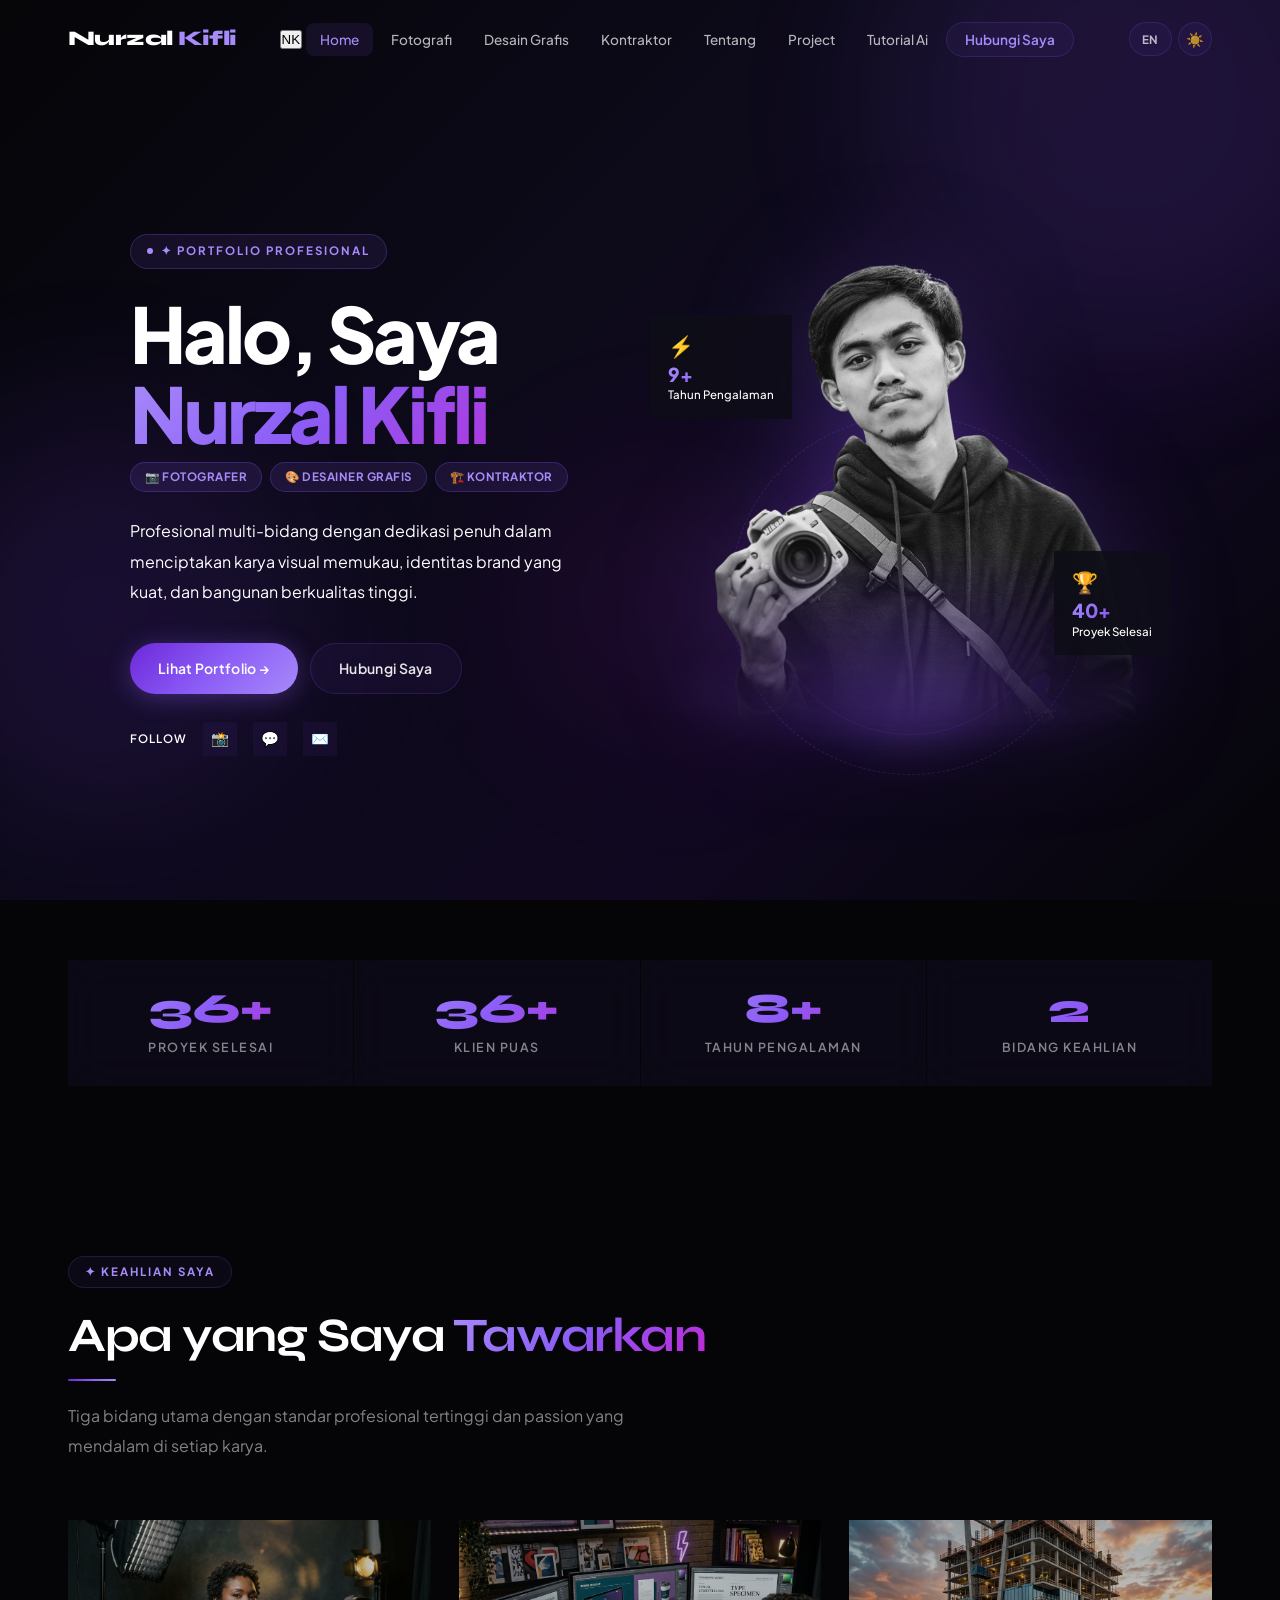
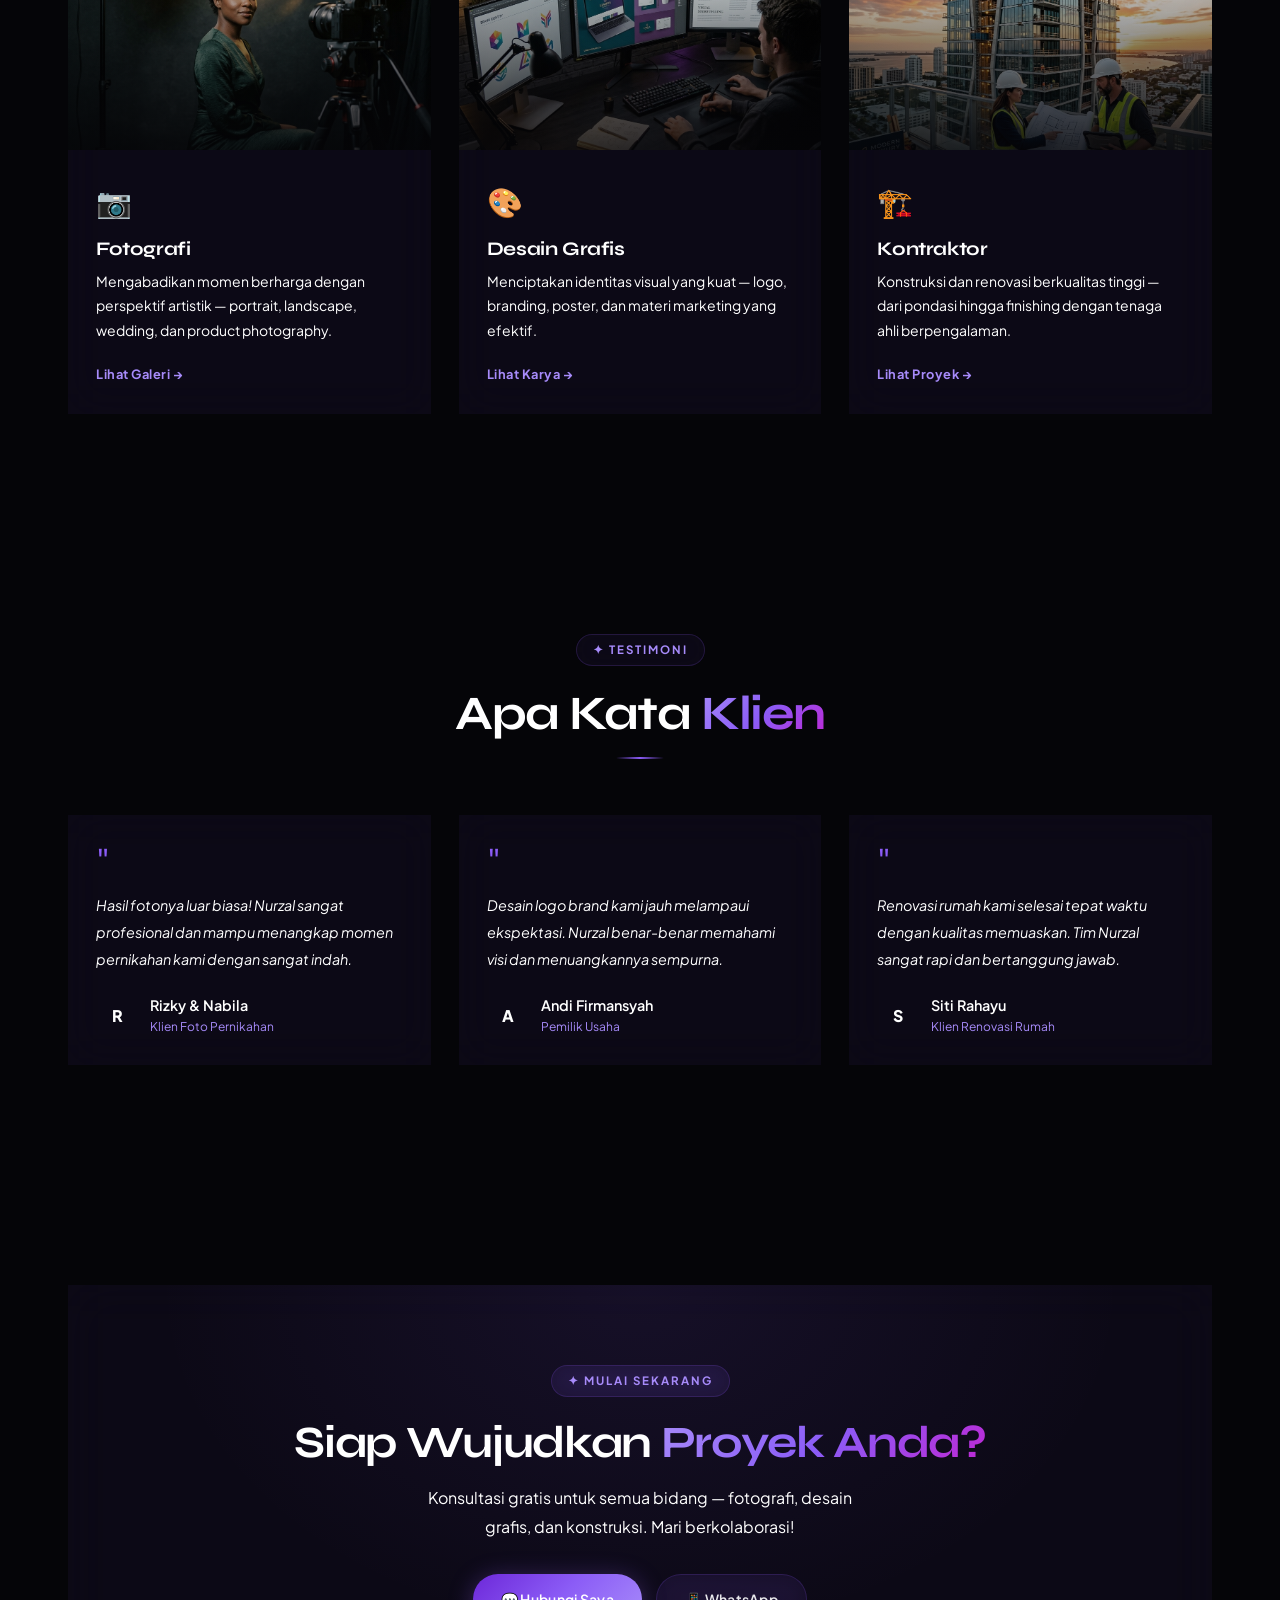
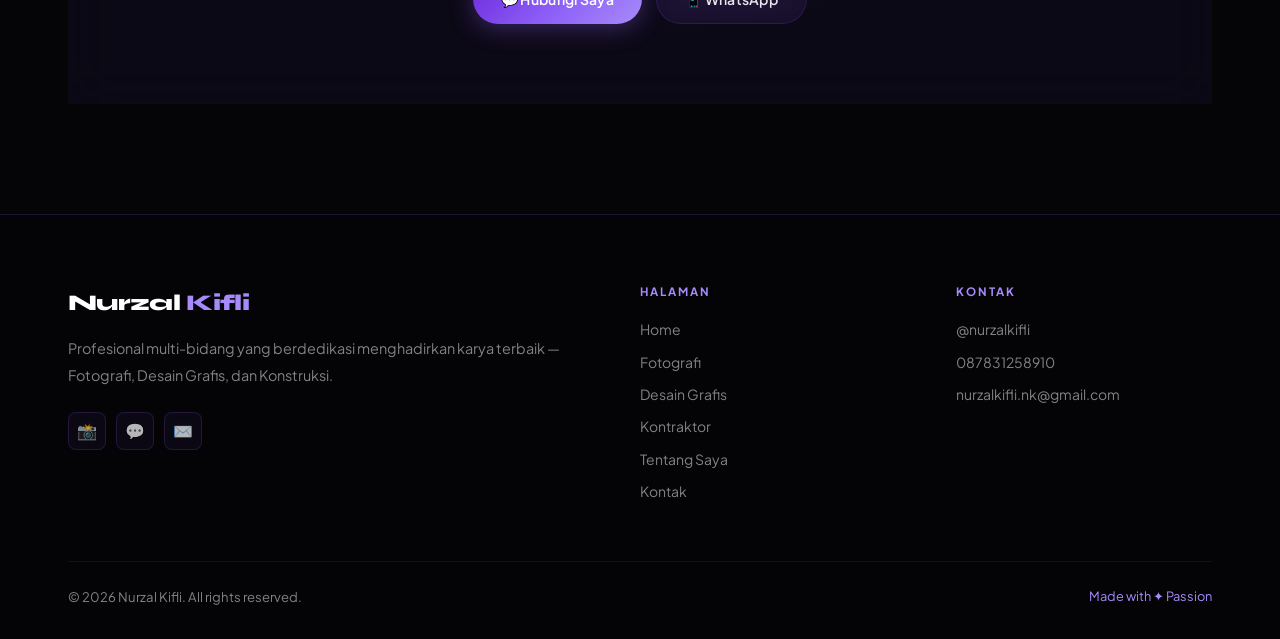
<file: index.html>
<!DOCTYPE html>
<html lang="id">
<head>
  <meta charset="UTF-8" />
  <meta name="viewport" content="width=device-width, initial-scale=1.0" />
  <title>Nurzal Kifli — Fotografer · Desainer Grafis · Kontraktor</title>
  <meta name="description" content="Portfolio profesional Nurzal Kifli — Fotografer, Desainer Grafis, dan Kontraktor berpengalaman." />
  <link rel="stylesheet" href="style.css" />
  <style>
    /* ── HOME HERO ── */
    .home-hero {
      min-height: 100vh;
      display: flex;
      align-items: center;
      position: relative;
      overflow: hidden;
    }

    .hero-content {
      position: relative;
      z-index: 2;
      display: grid;
      grid-template-columns: 1fr 1fr;
      gap: 60px;
      align-items: center;
      padding-top: 90px;
    }

    /* ── Text Side ── */
    .hero-eyebrow {
      display: inline-flex;
      align-items: center;
      gap: 8px;
      padding: 7px 16px;
      background: rgba(139,92,246,0.1);
      border: 1px solid rgba(139,92,246,0.25);
      border-radius: 50px;
      font-size: 0.72rem;
      font-weight: 700;
      color: var(--purple-light);
      letter-spacing: 2px;
      text-transform: uppercase;
      margin-bottom: 24px;
      opacity: 0;
      animation: fadeInUp 0.6s var(--ease) 0.1s forwards;
      backdrop-filter: blur(10px);
    }
    .hero-eyebrow::before {
      content: '';
      width: 6px; height: 6px;
      border-radius: 50%;
      background: var(--purple-light);
      animation: pulse-purple 2s infinite;
    }

    .hero-title {
      font-size: clamp(3.2rem, 6vw, 5.5rem);
      font-family: var(--font-display);
      font-weight: 800;
      line-height: 1.05;
      letter-spacing: -0.04em;
      margin-bottom: 8px;
      opacity: 0;
      animation: fadeInUp 0.6s var(--ease) 0.2s forwards;
    }

    .hero-title .grad-name {
      display: block;
      background: linear-gradient(135deg, #a78bfa 0%, #8b5cf6 40%, #c026d3 100%);
      -webkit-background-clip: text;
      -webkit-text-fill-color: transparent;
      background-clip: text;
    }

    .hero-roles {
      display: flex;
      flex-wrap: wrap;
      gap: 8px;
      margin-bottom: 24px;
      opacity: 0;
      animation: fadeInUp 0.6s var(--ease) 0.3s forwards;
    }

    .hero-desc {
      font-size: 1rem;
      color: var(--white-50);
      line-height: 1.9;
      max-width: 460px;
      margin-bottom: 36px;
      opacity: 0;
      animation: fadeInUp 0.6s var(--ease) 0.4s forwards;
      font-weight: 400;
    }

    .hero-actions {
      display: flex;
      gap: 12px;
      flex-wrap: wrap;
      opacity: 0;
      animation: fadeInUp 0.6s var(--ease) 0.5s forwards;
    }

    /* ── Social Links Row ── */
    .hero-socials {
      display: flex;
      align-items: center;
      gap: 16px;
      margin-top: 28px;
      opacity: 0;
      animation: fadeInUp 0.6s var(--ease) 0.6s forwards;
    }
    .hero-socials span {
      font-size: 0.72rem;
      color: var(--white-50);
      letter-spacing: 1px;
      text-transform: uppercase;
      font-weight: 600;
    }
    .hero-social-link {
      width: 34px; height: 34px;
      border-radius: var(--radius-sm);
      background: var(--glass);
      border: 1px solid var(--glass-border);
      display: flex; align-items: center; justify-content: center;
      font-size: 0.9rem;
      transition: var(--t);
      backdrop-filter: blur(10px);
    }
    .hero-social-link:hover {
      background: rgba(139,92,246,0.2);
      border-color: rgba(139,92,246,0.4);
      transform: translateY(-2px);
    }

    /* ── Photo Side ── */
    .hero-visual {
      display: flex;
      justify-content: center;
      align-items: flex-end;
      position: relative;
      opacity: 0;
      animation: fadeInRight 0.8s var(--ease) 0.3s forwards;
    }

    .hero-photo-wrap {
      position: relative;
      width: 480px;
    }

    /* Purple glow background behind photo */
    .hero-photo-glow {
      position: absolute;
      bottom: 0;
      left: 50%;
      transform: translateX(-50%);
      width: 320px;
      height: 380px;
      background: radial-gradient(ellipse at center bottom, rgba(139,92,246,0.35) 0%, rgba(109,40,217,0.15) 50%, transparent 80%);
      border-radius: 50%;
      filter: blur(30px);
      z-index: 0;
    }

    /* Glass platform / pedestal */
    .hero-photo-platform {
      position: absolute;
      bottom: 0;
      left: 50%;
      transform: translateX(-50%);
      width: 480px;
      height: 90px;
      background: linear-gradient(to top, rgba(139,92,246,0.12), transparent);
      border-radius: 50%;
      filter: blur(16px);
      z-index: 1;
    }

    .hero-photo-img {
      position: relative;
      z-index: 2;
      width: 200%;
      display: block;
      filter: drop-shadow(0 20px 60px rgba(139,92,246,0.3));
      animation: float 6s ease-in-out infinite;
    }

    /* Ring decoration */
    .hero-ring {
      position: absolute;
      border-radius: 50%;
      border: 1px solid rgba(139,92,246,0.2);
      z-index: 1;
      pointer-events: none;
    }
    .hero-ring-1 {
      width: 360px; height: 360px;
      bottom: -40px; left: 50%;
      transform: translateX(-50%);
      animation: spin 30s linear infinite;
      border-style: dashed;
    }
    .hero-ring-2 {
      width: 280px; height: 280px;
      bottom: 0; left: 50%;
      transform: translateX(-50%);
      animation: spin 20s linear infinite reverse;
      border-color: rgba(192,38,211,0.15);
    }

    /* Floating info cards */
    .hero-badge {
      position: absolute;
      background: rgba(14,14,24,0.9);
      backdrop-filter: blur(20px);
      border: 1px solid var(--glass-border);
      border-radius: var(--radius);
      padding: 14px 18px;
      z-index: 4;
    }
    .hero-badge.badge-exp {
      top: 60px; left: -20px;
      animation: float 5s ease-in-out infinite;
    }
    .hero-badge.badge-proj {
      bottom: 80px; right: -20px;
      animation: float 5s ease-in-out 2.5s infinite;
    }
    .badge-icon { font-size: 1.3rem; margin-bottom: 3px; }
    .badge-val {
      font-family: var(--font-display);
      font-size: 1.2rem;
      font-weight: 800;
      background: var(--grad-text);
      -webkit-background-clip: text; -webkit-text-fill-color: transparent;
      background-clip: text;
      line-height: 1;
    }
    .badge-lbl { font-size: 0.72rem; color: var(--white-50); font-weight: 500; white-space: nowrap; margin-top: 2px; }

    /* ── STATS SECTION ── */
    .stats-section { padding: 60px 0; }
    .stats-grid {
      display: grid;
      grid-template-columns: repeat(4, 1fr);
      gap: 1px;
      background: var(--glass-border);
      border-radius: var(--radius-lg);
      overflow: hidden;
    }
    .stats-grid .stat-card { border-radius: 0; border: none; }

    /* ── SERVICE CARDS ── */
    .services-section { background: transparent; }

    .service-card {
      position: relative;
      overflow: hidden;
      border-radius: var(--radius-xl);
      border: 1px solid var(--glass-border);
      background: var(--glass);
      backdrop-filter: blur(20px);
      transition: var(--t-slow);
      cursor: pointer;
      display: block;
      color: inherit;
    }
    .service-card::before {
      content: '';
      position: absolute;
      inset: 0;
      background: linear-gradient(135deg, rgba(139,92,246,0.04) 0%, rgba(192,38,211,0.04) 100%);
      opacity: 0;
      transition: var(--t);
    }
    .service-card:hover::before { opacity: 1; }
    .service-card:hover {
      border-color: var(--glass-border-h);
      transform: translateY(-10px);
      box-shadow: var(--glow-purple);
    }

    .service-img {
      height: 230px;
      overflow: hidden;
      position: relative;
    }
    .service-img img {
      width: 100%;
      height: 100%;
      object-fit: cover;
      transition: transform 0.7s var(--ease);
      filter: brightness(0.75) saturate(0.9);
    }
    .service-img::after {
      content: '';
      position: absolute;
      inset: 0;
      background: linear-gradient(to bottom, transparent 30%, rgba(5,5,8,0.8) 100%);
    }
    .service-card:hover .service-img img { transform: scale(1.07); }

    .service-body { padding: 28px; }
    .service-icon { font-size: 1.8rem; margin-bottom: 14px; }
    .service-body h3 { font-size: 1.2rem; margin-bottom: 8px; transition: var(--t); font-weight: 700; }
    .service-card:hover .service-body h3 { color: var(--purple-light); }
    .service-body p { color: var(--white-50); font-size: 0.875rem; line-height: 1.75; margin-bottom: 18px; }

    .service-link {
      display: inline-flex;
      align-items: center;
      gap: 6px;
      font-size: 0.8rem;
      font-weight: 700;
      color: var(--purple-light);
      letter-spacing: 0.5px;
      transition: var(--t);
    }
    .service-link:hover { gap: 10px; }

    /* ── TESTIMONIALS ── */
    .testimonial-card {
      background: var(--glass);
      backdrop-filter: blur(20px);
      border: 1px solid var(--glass-border);
      border-radius: var(--radius-lg);
      padding: 28px;
      transition: var(--t);
    }
    .testimonial-card:hover {
      border-color: var(--glass-border-h);
      transform: translateY(-4px);
      box-shadow: var(--glow-purple-s);
    }
    .testimonial-quote {
      font-size: 2.2rem;
      color: var(--purple);
      font-family: var(--font-display);
      line-height: 1;
      margin-bottom: 14px;
    }
    .testimonial-text {
      color: var(--white-70);
      font-size: 0.9rem;
      line-height: 1.85;
      margin-bottom: 22px;
      font-style: italic;
    }
    .testimonial-author { display: flex; align-items: center; gap: 12px; }
    .testimonial-avatar {
      width: 42px; height: 42px;
      border-radius: 50%;
      background: var(--grad-purple);
      display: flex; align-items: center; justify-content: center;
      font-size: 1rem; font-weight: 800;
      color: var(--white);
      font-family: var(--font-display);
      flex-shrink: 0;
    }
    .testimonial-name { font-weight: 600; font-size: 0.9rem; }
    .testimonial-role { font-size: 0.75rem; color: var(--purple-light); }

    /* ── CTA SECTION ── */
    .cta-section {
      text-align: center;
      position: relative;
      overflow: hidden;
    }
    .cta-glass-box {
      background: var(--glass);
      backdrop-filter: blur(24px);
      border: 1px solid var(--glass-border);
      border-radius: var(--radius-2xl);
      padding: 80px 60px;
      position: relative;
      overflow: hidden;
    }
    .cta-glass-box::before {
      content: '';
      position: absolute;
      top: -1px; left: 50%;
      transform: translateX(-50%);
      width: 200px; height: 1px;
      background: linear-gradient(90deg, transparent, var(--purple), transparent);
    }
    .cta-glass-box::after {
      content: '';
      position: absolute;
      inset: 0;
      background: radial-gradient(ellipse at 50% 0%, rgba(139,92,246,0.08) 0%, transparent 60%);
      pointer-events: none;
    }
    .cta-content { position: relative; z-index: 1; }
    .cta-content h2 { font-size: clamp(1.8rem, 3.5vw, 2.8rem); margin-bottom: 14px; }
    .cta-content p { font-size: 1rem; color: var(--white-50); max-width: 460px; margin: 0 auto 32px; line-height: 1.85; }
    .cta-actions { display: flex; gap: 14px; justify-content: center; flex-wrap: wrap; }

    /* ── Responsive ── */
    @media (max-width: 900px) {
      .hero-content { grid-template-columns: 1fr; gap: 50px; text-align: center; padding-top: 100px; }
      .hero-roles { justify-content: center; }
      .hero-actions { justify-content: center; }
      .hero-desc { margin: 0 auto 36px; }
      .hero-socials { justify-content: center; }
      .hero-visual { order: -1; }
      .hero-photo-wrap { width: 260px; }
      .hero-badge.badge-exp { left: 0; }
      .hero-badge.badge-proj { right: 0; }
      .stats-grid { grid-template-columns: repeat(2,1fr); }
      .cta-glass-box { padding: 48px 24px; }
    }

    @media (max-width: 480px) {
      .hero-photo-wrap { width: 200px; }
      .hero-ring-1 { width: 240px; height: 240px; }
      .hero-ring-2 { width: 180px; height: 180px; }
    }
  </style>
</head>
<body>

  <!-- Ambient Orbs -->
  <div class="ambient-orbs" aria-hidden="true">
    <div class="orb orb-1"></div>
    <div class="orb orb-2"></div>
    <div class="orb orb-3"></div>
  </div>

  <!-- Navbar -->
  <nav class="navbar" id="navbar" role="navigation" aria-label="Main Navigation">
    <div class="container">
      <a href="index.html" class="nav-logo">Nurzal <span>Kifli</span></a>
      <button class="nav-hamburger" id="navHamburger" aria-label="Open Menu">
        <span></span><span></span><span></span>
      </button>
      <ul class="nav-links" id="navLinks" role="list">
        <button class="nav-close-btn" id="navClose" aria-label="Close Menu">NK</button>
        <li><a href="index.html" class="active">Home</a></li>
        <li><a href="photography.html">Fotografi</a></li>
        <li><a href="design.html">Desain Grafis</a></li>
        <li><a href="contractor.html">Kontraktor</a></li>
        <li><a href="about.html">Tentang</a></li>
        <li><a href="projects.html">Project</a></li>
        <li><a href="tutorial.html">Tutorial Ai</a></li>
        <li><a href="contact.html" class="nav-cta">Hubungi Saya</a></li>
      </ul>
      <div class="nav-controls">
        <button class="control-btn lang-btn" id="langBtn" title="Switch to English">EN</button>
        <button class="control-btn theme-btn" id="themeBtn" title="Switch to Light Mode">&#x2600;&#xFE0F;</button>
    </div>
  </nav>

  <!-- ── HERO ── -->
  <section class="home-hero" id="home">
    <div class="container">
      <div class="hero-content">

        <!-- Left: Text -->
        <div class="hero-text">
          <div class="hero-eyebrow">✦ Portfolio Profesional</div>

          <h1 class="hero-title">
            Halo, Saya
            <span class="grad-name">Nurzal Kifli</span>
          </h1>

          <div class="hero-roles">
            <span class="tag tag-purple">📷 Fotografer</span>
            <span class="tag tag-purple">🎨 Desainer Grafis</span>
            <span class="tag tag-purple">🏗️ Kontraktor</span>
          </div>

          <p class="hero-desc">
            Profesional multi-bidang dengan dedikasi penuh dalam menciptakan karya visual memukau, identitas brand yang kuat, dan bangunan berkualitas tinggi.
          </p>

          <div class="hero-actions">
            <a href="about.html" class="btn btn-purple">Lihat Portfolio →</a>
            <a href="contact.html" class="btn btn-glass">Hubungi Saya</a>
          </div>

          <div class="hero-socials">
            <span>Follow</span>
            <a href="https://www.instagram.com/nurzalkifli/" target="_blank" rel="noopener" class="hero-social-link" aria-label="Instagram">📸</a>
            <a href="https://wa.me/6287831258910" target="_blank" rel="noopener" class="hero-social-link" aria-label="WhatsApp">💬</a>
            <a href="mailto:nurzalkifli.nk@gmail.com" class="hero-social-link" aria-label="Email">✉️</a>
            </a>
          </div>
        </div>

        <!-- Right: Photo -->
        <div class="hero-visual">
          <div class="hero-photo-wrap">
            <!-- Decorative rings -->
            <div class="hero-ring hero-ring-1"></div>
            <div class="hero-ring hero-ring-2"></div>

            <!-- Glow effect -->
            <div class="hero-photo-glow"></div>
            <div class="hero-photo-platform"></div>

            <!-- Actual photo -->
            <img
              src="img/nurzal_kifli.png"
              alt="Nurzal Kifli — Portfolio Photo"
              class="hero-photo-img"
            />

            <!-- Floating badges -->
            <div class="hero-badge badge-exp">
              <div class="badge-icon">⚡</div>
              <div class="badge-val">9+</div>
              <div class="badge-lbl">Tahun Pengalaman</div>
            </div>
            <div class="hero-badge badge-proj">
              <div class="badge-icon">🏆</div>
              <div class="badge-val">40+</div>
              <div class="badge-lbl">Proyek Selesai</div>
            </div>
          </div>
        </div>

      </div>
    </div>
  </section>

  <!-- ── STATS ── -->
  <section class="stats-section">
    <div class="container">
      <div class="stats-grid">
        <div class="stat-card">
          <div class="stat-number" data-target="40" data-suffix="+">0+</div>
          <div class="stat-label">Proyek Selesai</div>
        </div>
        <div class="stat-card">
          <div class="stat-number" data-target="40" data-suffix="+">0+</div>
          <div class="stat-label">Klien Puas</div>
        </div>
        <div class="stat-card">
          <div class="stat-number" data-target="9" data-suffix="+">0+</div>
          <div class="stat-label">Tahun Pengalaman</div>
        </div>
        <div class="stat-card">
          <div class="stat-number" data-target="3" data-suffix="">0</div>
          <div class="stat-label">Bidang Keahlian</div>
        </div>
      </div>
    </div>
  </section>

  <!-- ── SERVICES ── -->
  <section class="services-section section" id="layanan">
    <div class="container">
      <div class="section-header reveal">
        <div class="section-label">✦ Keahlian Saya</div>
        <h2 class="section-title">Apa yang Saya <span class="text-grad">Tawarkan</span></h2>
        <div class="divider"></div>
        <p class="section-subtitle">Tiga bidang utama dengan standar profesional tertinggi dan passion yang mendalam di setiap karya.</p>
      </div>

      <div class="grid-3">
        <a href="photography.html" class="service-card reveal delay-1">
          <div class="service-img">
            <img src="img/hero_photography.png" alt="Layanan Fotografi" loading="lazy" />
          </div>
          <div class="service-body">
            <div class="service-icon">📷</div>
            <h3>Fotografi</h3>
            <p>Mengabadikan momen berharga dengan perspektif artistik — portrait, landscape, wedding, dan product photography.</p>
            <span class="service-link">Lihat Galeri →</span>
          </div>
        </a>

        <a href="design.html" class="service-card reveal delay-2">
          <div class="service-img">
            <img src="img/hero_design.png" alt="Layanan Desain Grafis" loading="lazy" />
          </div>
          <div class="service-body">
            <div class="service-icon">🎨</div>
            <h3>Desain Grafis</h3>
            <p>Menciptakan identitas visual yang kuat — logo, branding, poster, dan materi marketing yang efektif.</p>
            <span class="service-link">Lihat Karya →</span>
          </div>
        </a>

        <a href="contractor.html" class="service-card reveal delay-3">
          <div class="service-img">
            <img src="img/hero_contractor.png" alt="Layanan Kontraktor" loading="lazy" />
          </div>
          <div class="service-body">
            <div class="service-icon">🏗️</div>
            <h3>Kontraktor</h3>
            <p>Konstruksi dan renovasi berkualitas tinggi — dari pondasi hingga finishing dengan tenaga ahli berpengalaman.</p>
            <span class="service-link">Lihat Proyek →</span>
          </div>
        </a>
      </div>
    </div>
  </section>

  <!-- ── TESTIMONIALS ── -->
  <section class="section">
    <div class="container">
      <div class="section-header centered reveal">
        <div class="section-label">✦ Testimoni</div>
        <h2 class="section-title">Apa Kata <span class="text-grad">Klien</span></h2>
        <div class="divider"></div>
      </div>

      <div class="grid-3">
        <div class="testimonial-card reveal delay-1">
          <div class="testimonial-quote">"</div>
          <p class="testimonial-text">Hasil fotonya luar biasa! Nurzal sangat profesional dan mampu menangkap momen pernikahan kami dengan sangat indah.</p>
          <div class="testimonial-author">
            <div class="testimonial-avatar">R</div>
            <div>
              <div class="testimonial-name">Rizky & Nabila</div>
              <div class="testimonial-role">Klien Foto Pernikahan</div>
            </div>
          </div>
        </div>

        <div class="testimonial-card reveal delay-2">
          <div class="testimonial-quote">"</div>
          <p class="testimonial-text">Desain logo brand kami jauh melampaui ekspektasi. Nurzal benar-benar memahami visi dan menuangkannya sempurna.</p>
          <div class="testimonial-author">
            <div class="testimonial-avatar">A</div>
            <div>
              <div class="testimonial-name">Andi Firmansyah</div>
              <div class="testimonial-role">Pemilik Usaha</div>
            </div>
          </div>
        </div>

        <div class="testimonial-card reveal delay-3">
          <div class="testimonial-quote">"</div>
          <p class="testimonial-text">Renovasi rumah kami selesai tepat waktu dengan kualitas memuaskan. Tim Nurzal sangat rapi dan bertanggung jawab.</p>
          <div class="testimonial-author">
            <div class="testimonial-avatar">S</div>
            <div>
              <div class="testimonial-name">Siti Rahayu</div>
              <div class="testimonial-role">Klien Renovasi Rumah</div>
            </div>
          </div>
        </div>
      </div>
    </div>
  </section>

  <!-- ── CTA ── -->
  <section class="cta-section section">
    <div class="container">
      <div class="cta-glass-box reveal">
        <div class="cta-content">
          <div class="section-label" style="justify-content:center;margin-bottom:20px;">✦ Mulai Sekarang</div>
          <h2 class="section-title">Siap Wujudkan <span class="text-grad">Proyek Anda?</span></h2>
          <p>Konsultasi gratis untuk semua bidang — fotografi, desain grafis, dan konstruksi. Mari berkolaborasi!</p>
          <div class="cta-actions">
            <a href="contact.html" class="btn btn-purple">💬 Hubungi Saya</a>
            <a href="https://wa.me/6287831258910" target="_blank" rel="noopener" class="btn btn-glass">📱 WhatsApp</a>
          </div>
        </div>
      </div>
    </div>
  </section>

  <!-- ── FOOTER ── -->
  <footer class="footer">
    <div class="container">
      <div class="footer-grid">
        <div class="footer-brand">
          <span class="nav-logo">Nurzal <span>Kifli</span></span>
          <p>Profesional multi-bidang yang berdedikasi menghadirkan karya terbaik — Fotografi, Desain Grafis, dan Konstruksi.</p>
          <div class="footer-socials">
            <a href="https://www.instagram.com/nurzalkifli/" target="_blank" rel="noopener" class="social-icon" aria-label="Instagram">📸</a>
            <a href="https://wa.me/6287831258910" target="_blank" rel="noopener" class="social-icon" aria-label="WhatsApp">💬</a>
            <a href="mailto:nurzalkifli.nk@gmail.com" class="social-icon" aria-label="Email">✉️</a>
          </div>
        </div>
        <div class="footer-col">
          <h4>Halaman</h4>
          <a href="index.html">Home</a>
          <a href="photography.html">Fotografi</a>
          <a href="design.html">Desain Grafis</a>
          <a href="contractor.html">Kontraktor</a>
          <a href="about.html">Tentang Saya</a>
          <a href="contact.html">Kontak</a>
        </div>
        <div class="footer-col">
          <h4>Kontak</h4>
          <a href="https://www.instagram.com/nurzalkifli/" target="_blank" rel="noopener">@nurzalkifli</a>
          <a href="https://wa.me/6287831258910" target="_blank" rel="noopener">087831258910</a>
          <a href="mailto:nurzalkifli.nk@gmail.com">nurzalkifli.nk@gmail.com</a>
        </div>
      </div>
      <div class="footer-bottom">
        <p>© 2026 Nurzal Kifli. All rights reserved.</p>
        <p style="color:var(--purple-light);font-size:0.8rem;">Made with ✦ Passion</p>
      </div>
    </div>
  </footer>

  <script src="main.js"></script>
</body>
</html>
</file>
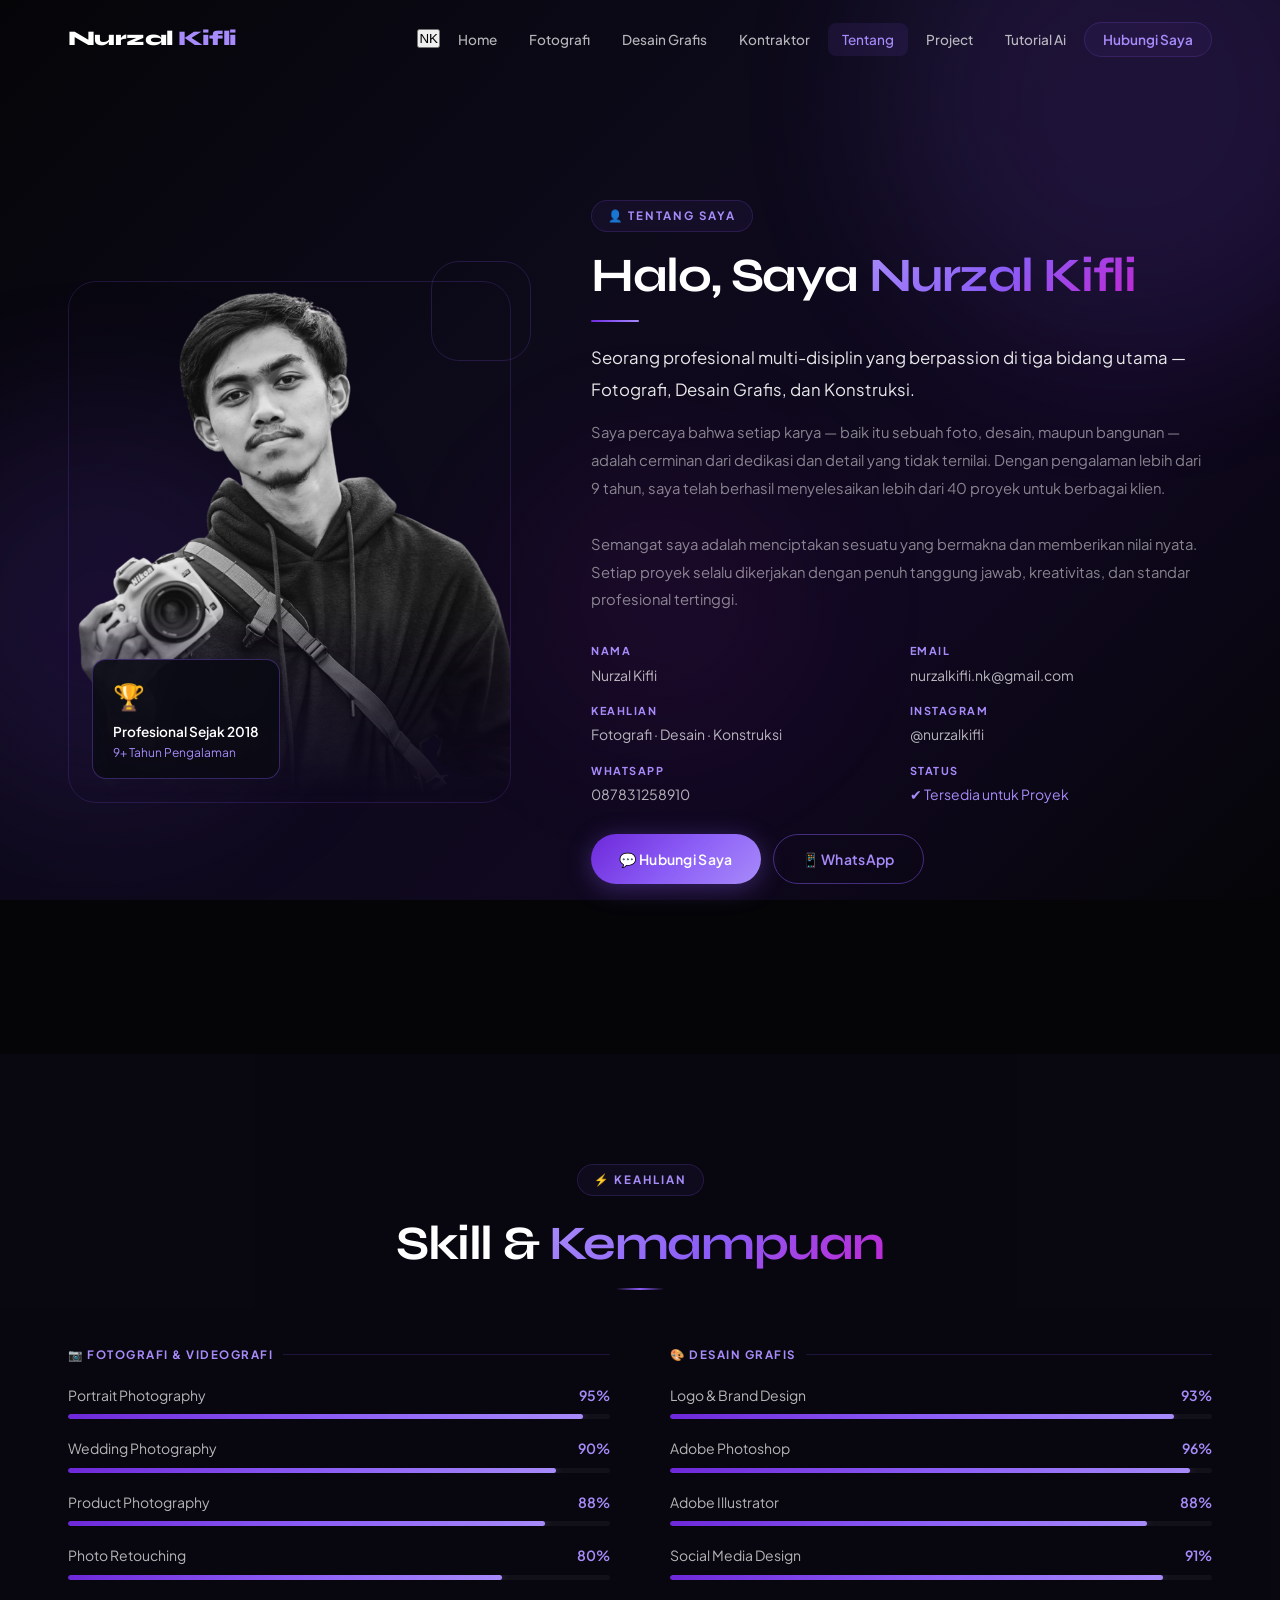
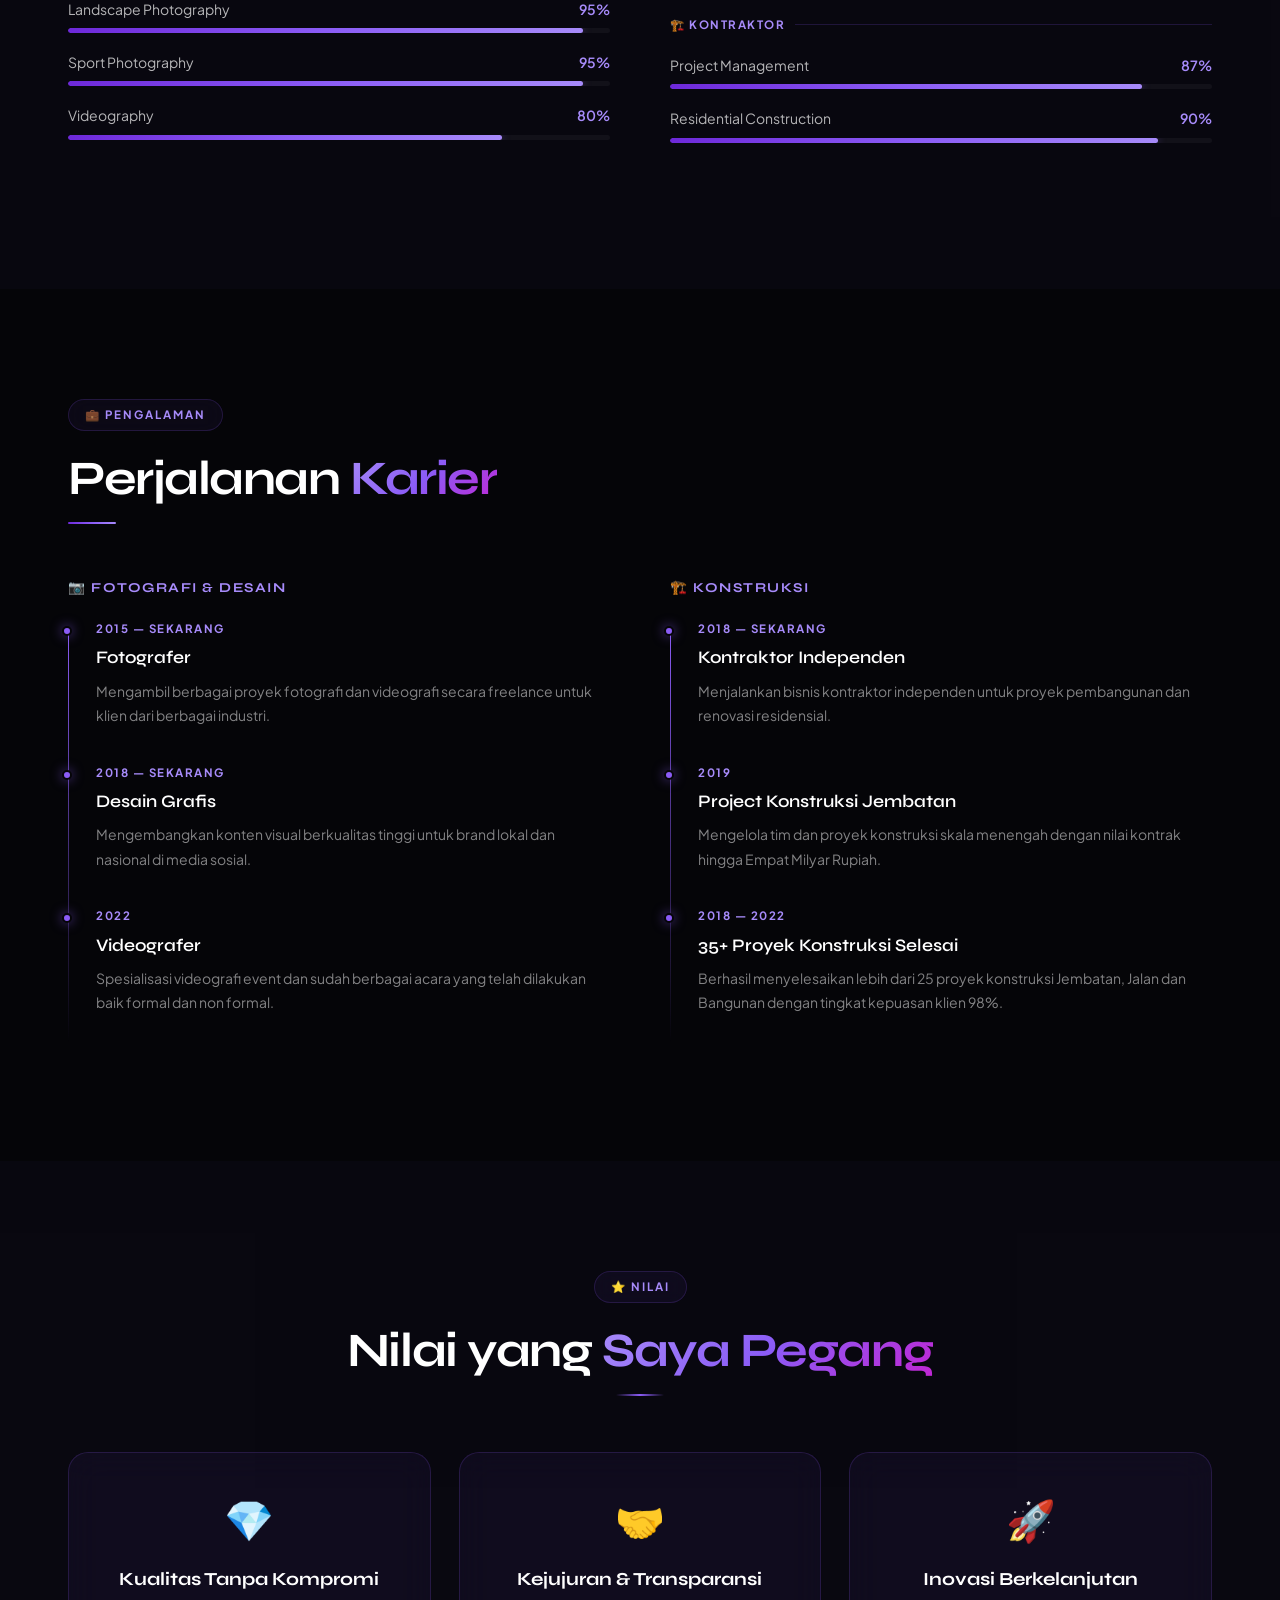
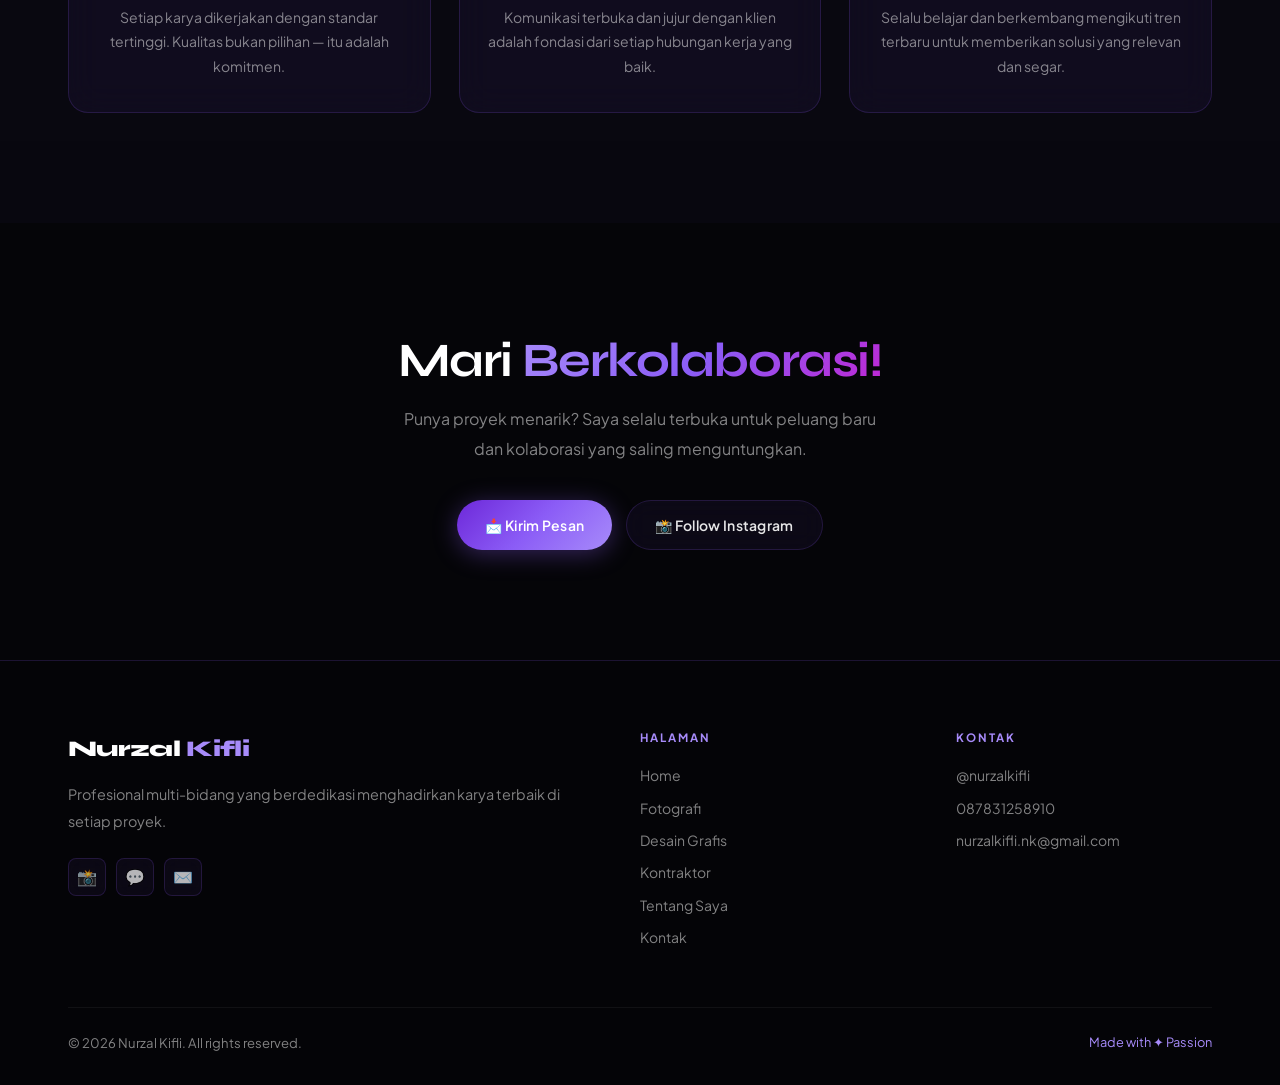
<file: about.html>
<!DOCTYPE html>
<html lang="id">
<head>
  <meta charset="UTF-8" />
  <meta name="viewport" content="width=device-width, initial-scale=1.0" />
  <title>Tentang Saya - Nurzal Kifli Portfolio</title>
  <meta name="description" content="Kenali lebih dekat Nurzal Kifli - fotografer, desainer grafis, dan kontraktor profesional berpengalaman." />
  <link rel="stylesheet" href="style.css" />
  <style>
    /* About Layout */
    .about-intro {
      display: grid;
      grid-template-columns: 1fr 1.4fr;
      gap: 80px;
      align-items: center;
      padding: 80px 0 60px;
    }
    .about-photo { position:relative; }
    .about-deco {
      position:absolute; top:-20px; right:-20px;
      width:100px; height:100px;
      border:1.5px solid rgba(139,92,246,0.2);
      border-radius:var(--r-xl);
      animation: float 5s ease-in-out infinite;
      z-index:0;
    }
    .about-photo-frame {
      position:relative; z-index:1;
      border-radius:var(--r-xl); overflow:hidden;
      border:1px solid var(--glass-b);
    }
    .about-photo-frame img { width:100%; height:520px; object-fit:cover; object-position:top; }
    .about-photo-badge {
      position:absolute; bottom:24px; left:24px; z-index:2;
      background:rgba(10,10,20,0.9);
      backdrop-filter:blur(20px);
      border:1px solid rgba(139,92,246,0.35);
      border-radius:var(--r);
      padding:16px 20px;
    }
    .badge-icon { font-size:1.6rem; margin-bottom:4px; }
    .badge-label { font-size:0.85rem; font-weight:600; }
    .badge-sub { font-size:0.75rem; color:var(--purple-light); }

    /* About Content */
    .about-lead { font-size:1.05rem; color:var(--w90); line-height:1.9; margin-bottom:14px; }
    .about-text { color:var(--w50); font-size:0.925rem; line-height:1.88; margin-bottom:28px; }
    .about-info-grid { display:grid; grid-template-columns:1fr 1fr; gap:16px; margin-bottom:28px; }
    .about-info-item { display:flex; flex-direction:column; gap:4px; }
    .info-label { font-size:0.68rem; color:var(--purple-light); font-weight:700; letter-spacing:1.5px; text-transform:uppercase; }
    .info-value { font-size:0.875rem; color:var(--w70); }

    /* Skills */
    .skills-section { background:rgba(139,92,246,0.03); }
    .skills-layout { display:grid; grid-template-columns:1fr 1fr; gap:60px; align-items:start; }
    .skill-category { margin-bottom:36px; }
    .skill-category-title {
      font-size:0.72rem; font-weight:700; color:var(--purple-light);
      letter-spacing:1.5px; text-transform:uppercase;
      margin-bottom:20px;
      display:flex; align-items:center; gap:10px;
    }
    .skill-category-title::after { content:''; flex:1; height:1px; background:var(--glass-b); }

    /* Values */
    .value-card {
      text-align:center; padding:34px 22px;
      background:var(--glass);
      border:1px solid var(--glass-b);
      border-radius:var(--r-lg);
      backdrop-filter:blur(16px);
      transition:var(--t);
    }
    .value-card:hover { border-color:var(--glass-bh); transform:translateY(-6px); box-shadow:var(--glow-s); }
    .value-icon { font-size:2.5rem; margin-bottom:14px; }
    .value-title { font-family:var(--fd); font-size:1.15rem; margin-bottom:10px; font-weight:700; }
    .value-desc { color:var(--w50); font-size:0.875rem; line-height:1.75; }

    @media (max-width:768px) {
      .about-intro { grid-template-columns:1fr; gap:36px; padding:60px 0 40px; }
      .skills-layout { grid-template-columns:1fr; }
      .about-info-grid { grid-template-columns:1fr; }
      .about-photo-frame img { height:360px; }
    }
  </style>
</head>
<body>
  <div class="ambient-orbs" aria-hidden="true">
    <div class="orb orb-1"></div>
    <div class="orb orb-2"></div>
    <div class="orb orb-3"></div>
  </div>

  <!-- Navbar -->
  <nav class="navbar" id="navbar" role="navigation" aria-label="Navigasi Utama">
    <div class="container">
      <a href="index.html" class="nav-logo">Nurzal <span>Kifli</span></a>
      <button class="nav-hamburger" id="navHamburger" aria-label="Buka Menu">
        <span></span><span></span><span></span>
      </button>
      <ul class="nav-links" id="navLinks" role="list">
        <button class="nav-close-btn" id="navClose" aria-label="Tutup Menu">NK</button>
        <li><a href="index.html">Home</a></li>
        <li><a href="photography.html">Fotografi</a></li>
        <li><a href="design.html">Desain Grafis</a></li>
        <li><a href="contractor.html">Kontraktor</a></li>
        <li><a href="about.html" class="active">Tentang</a></li>
        <li><a href="projects.html">Project</a></li>
        <li><a href="tutorial.html">Tutorial Ai</a></li>
        <li><a href="contact.html" class="nav-cta">Hubungi Saya</a></li>
      </ul>
    </div>
  </nav>

  <div style="height:80px;"></div>

  <!-- About Intro -->
  <section class="section" style="padding-top:40px;">
    <div class="container">
      <div class="about-intro">
        <!-- Photo -->
        <div class="about-photo animate-fadeInLeft">
          <div class="about-deco"></div>
          <div class="about-photo-frame">
            <img src="img/nurzal_kifli.png" alt="Nurzal Kifli - Foto Profil" />
          </div>
          <div class="about-photo-badge">
            <div class="badge-icon">&#x1F3C6;</div>
            <div class="badge-label">Profesional Sejak 2018</div>
            <div class="badge-sub">9+ Tahun Pengalaman</div>
          </div>
        </div>

        <!-- Content -->
        <div class="about-content animate-fadeInRight">
          <div class="section-label" style="margin-bottom:16px;">&#x1F464; Tentang Saya</div>
          <h1 class="section-title">Halo, Saya <span class="text-grad">Nurzal Kifli</span></h1>
          <div class="divider"></div>
          <p class="about-lead">Seorang profesional multi-disiplin yang berpassion di tiga bidang utama &mdash; Fotografi, Desain Grafis, dan Konstruksi.</p>
          <p class="about-text">Saya percaya bahwa setiap karya &mdash; baik itu sebuah foto, desain, maupun bangunan &mdash; adalah cerminan dari dedikasi dan detail yang tidak ternilai. Dengan pengalaman lebih dari 9 tahun, saya telah berhasil menyelesaikan lebih dari 40 proyek untuk berbagai klien.</p>
          <p class="about-text">Semangat saya adalah menciptakan sesuatu yang bermakna dan memberikan nilai nyata. Setiap proyek selalu dikerjakan dengan penuh tanggung jawab, kreativitas, dan standar profesional tertinggi.</p>

          <div class="about-info-grid">
            <div class="about-info-item"><span class="info-label">Nama</span><span class="info-value">Nurzal Kifli</span></div>
            <div class="about-info-item"><span class="info-label">Email</span><span class="info-value">nurzalkifli.nk@gmail.com</span></div>
            <div class="about-info-item"><span class="info-label">Keahlian</span><span class="info-value">Fotografi &middot; Desain &middot; Konstruksi</span></div>
            <div class="about-info-item"><span class="info-label">Instagram</span><span class="info-value">@nurzalkifli</span></div>
            <div class="about-info-item"><span class="info-label">WhatsApp</span><span class="info-value">087831258910</span></div>
            <div class="about-info-item"><span class="info-label">Status</span><span class="info-value" style="color:var(--purple-light);">&#x2714; Tersedia untuk Proyek</span></div>
          </div>

          <div style="display:flex;gap:12px;flex-wrap:wrap;">
            <a href="contact.html" class="btn btn-purple">&#x1F4AC; Hubungi Saya</a>
            <a href="https://wa.me/6287831258910" target="_blank" rel="noopener" class="btn btn-outline-purple">&#x1F4F1; WhatsApp</a>
          </div>
        </div>
  </section>

  <!-- Skills -->
  <section class="skills-section section">
    <div class="container">
      <div class="section-header centered reveal">
        <div class="section-label">&#x26A1; Keahlian</div>
        <h2 class="section-title">Skill &amp; <span class="text-grad">Kemampuan</span></h2>
        <div class="divider"></div>
      </div>
      <div class="skills-layout">
        <div>
          <div class="skill-category">
            <div class="skill-category-title">&#x1F4F7; Fotografi & Videografi</div>
            <div class="skill-bar-wrapper">
              <div class="skill-bar-info"><span>Portrait Photography</span><span class="skill-percent">95%</span></div>
              <div class="skill-bar-track"><div class="skill-bar-fill" data-width="95%"></div></div>
            </div>
            <div class="skill-bar-wrapper">
              <div class="skill-bar-info"><span>Wedding Photography</span><span class="skill-percent">90%</span></div>
              <div class="skill-bar-track"><div class="skill-bar-fill" data-width="90%"></div></div>
            </div>
            <div class="skill-bar-wrapper">
              <div class="skill-bar-info"><span>Product Photography</span><span class="skill-percent">88%</span></div>
              <div class="skill-bar-track"><div class="skill-bar-fill" data-width="88%"></div></div>
            </div>
            <div class="skill-bar-wrapper">
              <div class="skill-bar-info"><span>Photo Retouching</span><span class="skill-percent">80%</span></div>
              <div class="skill-bar-track"><div class="skill-bar-fill" data-width="80%"></div></div>
            </div>
            <div class="skill-bar-wrapper">
              <div class="skill-bar-info"><span>Landscape Photography</span><span class="skill-percent">95%</span></div>
              <div class="skill-bar-track"><div class="skill-bar-fill" data-width="95%"></div></div>
          </div>
          <div class="skill-bar-wrapper">
              <div class="skill-bar-info"><span>Sport Photography</span><span class="skill-percent">95%</span></div>
              <div class="skill-bar-track"><div class="skill-bar-fill" data-width="95%"></div></div>
          </div>
          <div class="skill-bar-wrapper">
              <div class="skill-bar-info"><span>Videography</span><span class="skill-percent">80%</span></div>
              <div class="skill-bar-track"><div class="skill-bar-fill" data-width="80%"></div></div>
        </div>
      </div>
      </div>
        <div class="reveal delay-1">
        <div>
          <div class="skill-category">
            <div class="skill-category-title">&#x1F3A8; Desain Grafis</div>
            <div class="skill-bar-wrapper">
              <div class="skill-bar-info"><span>Logo &amp; Brand Design</span><span class="skill-percent">93%</span></div>
              <div class="skill-bar-track"><div class="skill-bar-fill" data-width="93%"></div></div>
            </div>
            <div class="skill-bar-wrapper">
              <div class="skill-bar-info"><span>Adobe Photoshop</span><span class="skill-percent">96%</span></div>
              <div class="skill-bar-track"><div class="skill-bar-fill" data-width="96%"></div></div>
            </div>
            <div class="skill-bar-wrapper">
              <div class="skill-bar-info"><span>Adobe Illustrator</span><span class="skill-percent">88%</span></div>
              <div class="skill-bar-track"><div class="skill-bar-fill" data-width="88%"></div></div>
            </div>
            <div class="skill-bar-wrapper">
              <div class="skill-bar-info"><span>Social Media Design</span><span class="skill-percent">91%</span></div>
              <div class="skill-bar-track"><div class="skill-bar-fill" data-width="91%"></div></div>
            </div>
          </div>
          </div>
          <div class="skill-category">
            <div class="skill-category-title">&#x1F3D7;&#xFE0F; Kontraktor</div>
            <div class="skill-bar-wrapper">
              <div class="skill-bar-info"><span>Project Management</span><span class="skill-percent">87%</span></div>
              <div class="skill-bar-track"><div class="skill-bar-fill" data-width="87%"></div></div>
            </div>
            <div class="skill-bar-wrapper">
              <div class="skill-bar-info"><span>Residential Construction</span><span class="skill-percent">90%</span></div>
              <div class="skill-bar-track"><div class="skill-bar-fill" data-width="90%"></div></div>
            </div>
          </div>
        </div>
      </div>
    </div>
  </section>

  <!-- Experience Timeline -->
  <section class="section">
    <div class="container">
      <div class="section-header reveal">
        <div class="section-label">&#x1F4BC; Pengalaman</div>
        <h2 class="section-title">Perjalanan <span class="text-grad">Karier</span></h2>
        <div class="divider"></div>
      </div>
      <div class="grid-2" style="gap:60px;">
        <div class="reveal delay-1">
          <h3 style="font-size:0.85rem;font-weight:700;color:var(--purple-light);letter-spacing:1.5px;text-transform:uppercase;margin-bottom:24px;">&#x1F4F7; Fotografi &amp; Desain</h3>
          <div class="timeline">
            <div class="timeline-item">
              <div class="timeline-year">2015 &mdash; Sekarang</div>
              <div class="timeline-title">Fotografer</div>
              <p class="timeline-desc">Mengambil berbagai proyek fotografi dan videografi secara freelance untuk klien dari berbagai industri.</p>
            </div>
            <div class="timeline-item">
              <div class="timeline-year">2018 &mdash; Sekarang</div>
              <div class="timeline-title">Desain Grafis</div>
              <p class="timeline-desc">Mengembangkan konten visual berkualitas tinggi untuk brand lokal dan nasional di media sosial.</p>
            </div>
            <div class="timeline-item">
              <div class="timeline-year">2022</div>
              <div class="timeline-title">Videografer</div>
              <p class="timeline-desc">Spesialisasi videografi event dan sudah berbagai acara yang telah dilakukan baik formal dan non formal.</p>
            </div>
          </div>
        </div>
        <div class="reveal delay-2">
          <h3 style="font-size:0.85rem;font-weight:700;color:var(--purple-light);letter-spacing:1.5px;text-transform:uppercase;margin-bottom:24px;">&#x1F3D7;&#xFE0F; Konstruksi</h3>
          <div class="timeline">
            <div class="timeline-item">
              <div class="timeline-year">2018 &mdash; Sekarang</div>
              <div class="timeline-title">Kontraktor Independen</div>
              <p class="timeline-desc">Menjalankan bisnis kontraktor independen untuk proyek pembangunan dan renovasi residensial.</p>
            </div>
            <div class="timeline-item">
              <div class="timeline-year">2019</div>
              <div class="timeline-title">Project Konstruksi Jembatan</div>
              <p class="timeline-desc">Mengelola tim dan proyek konstruksi skala menengah dengan nilai kontrak hingga Empat Milyar Rupiah.</p>
            </div>
            <div class="timeline-item">
              <div class="timeline-year">2018 &mdash; 2022</div>
              <div class="timeline-title">35+ Proyek Konstruksi Selesai</div>
              <p class="timeline-desc">Berhasil menyelesaikan lebih dari 25 proyek konstruksi Jembatan, Jalan dan Bangunan dengan tingkat kepuasan klien 98%.</p>
            </div>
          </div>
        </div>
      </div>
    </div>
  </section>

  <!-- Values -->
  <section class="section" style="background:rgba(139,92,246,0.03);">
    <div class="container">
      <div class="section-header centered reveal">
        <div class="section-label">&#x2B50; Nilai</div>
        <h2 class="section-title">Nilai yang <span class="text-grad">Saya Pegang</span></h2>
        <div class="divider"></div>
      </div>
      <div class="grid-3">
        <div class="value-card reveal delay-1"><div class="value-icon">&#x1F48E;</div><div class="value-title">Kualitas Tanpa Kompromi</div><p class="value-desc">Setiap karya dikerjakan dengan standar tertinggi. Kualitas bukan pilihan &mdash; itu adalah komitmen.</p></div>
        <div class="value-card reveal delay-2"><div class="value-icon">&#x1F91D;</div><div class="value-title">Kejujuran &amp; Transparansi</div><p class="value-desc">Komunikasi terbuka dan jujur dengan klien adalah fondasi dari setiap hubungan kerja yang baik.</p></div>
        <div class="value-card reveal delay-3"><div class="value-icon">&#x1F680;</div><div class="value-title">Inovasi Berkelanjutan</div><p class="value-desc">Selalu belajar dan berkembang mengikuti tren terbaru untuk memberikan solusi yang relevan dan segar.</p></div>
      </div>
    </div>
  </section>

  <!-- CTA -->
  <section class="section" style="text-align:center;">
    <div class="container">
      <div class="reveal">
        <h2 class="section-title">Mari <span class="text-grad">Berkolaborasi!</span></h2>
        <p style="color:var(--w50);max-width:480px;margin:16px auto 36px;line-height:1.85;">Punya proyek menarik? Saya selalu terbuka untuk peluang baru dan kolaborasi yang saling menguntungkan.</p>
        <div style="display:flex;gap:14px;justify-content:center;flex-wrap:wrap;">
          <a href="contact.html" class="btn btn-purple">&#x1F4E9; Kirim Pesan</a>
          <a href="https://www.instagram.com/nurzalkifli/" target="_blank" rel="noopener" class="btn btn-glass">&#x1F4F8; Follow Instagram</a>
        </div>
      </div>
    </div>
  </section>

  <!-- Footer -->
  <footer class="footer">
    <div class="container">
      <div class="footer-grid">
        <div class="footer-brand">
          <span class="nav-logo">Nurzal <span>Kifli</span></span>
          <p>Profesional multi-bidang yang berdedikasi menghadirkan karya terbaik di setiap proyek.</p>
          <div class="footer-socials">
            <a href="https://www.instagram.com/nurzalkifli/" target="_blank" rel="noopener" class="social-icon" aria-label="Instagram">&#x1F4F8;</a>
            <a href="https://wa.me/6287831258910" target="_blank" rel="noopener" class="social-icon" aria-label="WhatsApp">&#x1F4AC;</a>
            <a href="mailto:nurzalkifli.nk@gmail.com" class="social-icon" aria-label="Email">&#x2709;&#xFE0F;</a>
          </div>
        </div>
        <div class="footer-col">
          <h4>Halaman</h4>
          <a href="index.html">Home</a>
          <a href="photography.html">Fotografi</a>
          <a href="design.html">Desain Grafis</a>
          <a href="contractor.html">Kontraktor</a>
          <a href="about.html">Tentang Saya</a>
          <a href="contact.html">Kontak</a>
        </div>
        <div class="footer-col">
          <h4>Kontak</h4>
          <a href="https://www.instagram.com/nurzalkifli/" target="_blank" rel="noopener">@nurzalkifli</a>
          <a href="https://wa.me/6287831258910" target="_blank" rel="noopener">087831258910</a>
          <a href="mailto:nurzalkifli.nk@gmail.com">nurzalkifli.nk@gmail.com</a>
        </div>
      </div>
      <div class="footer-bottom">
        <p>&copy; 2026 Nurzal Kifli. All rights reserved.</p>
        <p style="color:var(--purple-light);font-size:0.8rem;">Made with &#x2726; Passion</p>
      </div>
    </div>
  </footer>

  <script src="main.js"></script>
</body>
</html>
</file>
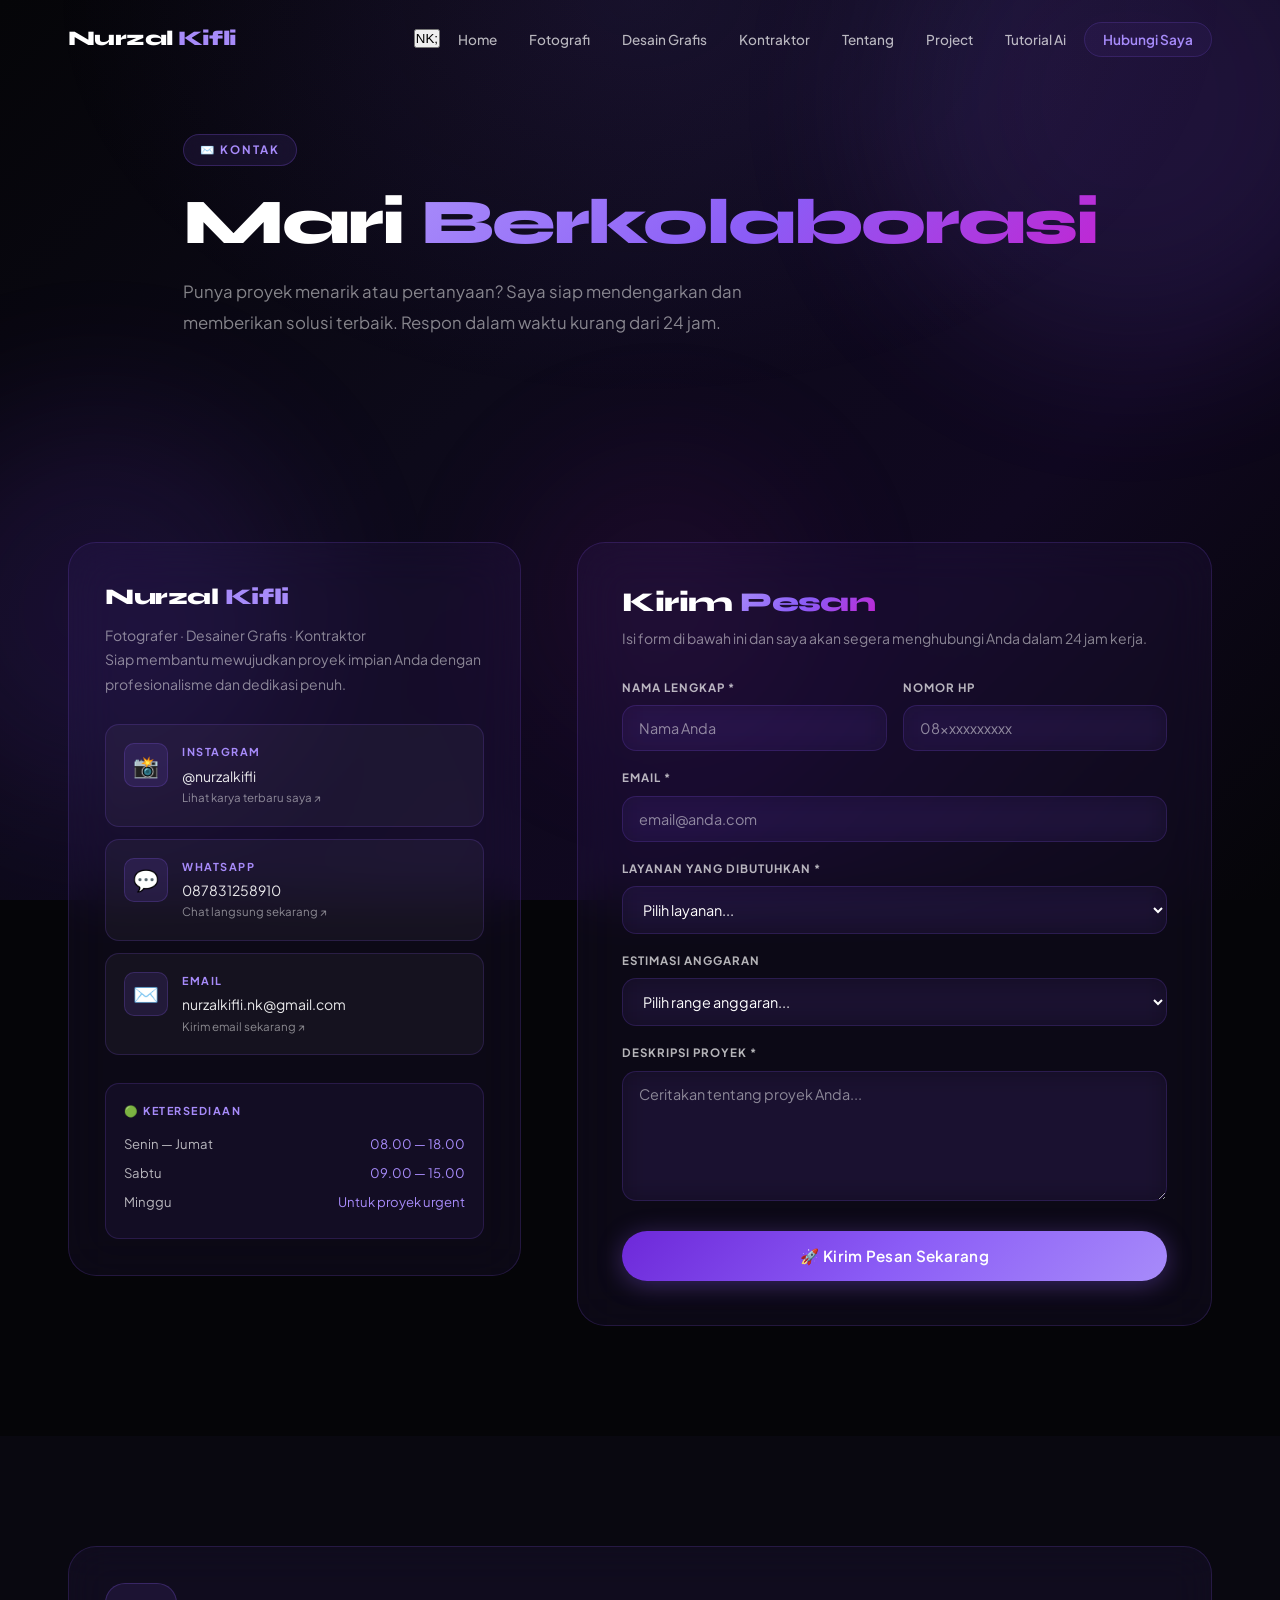
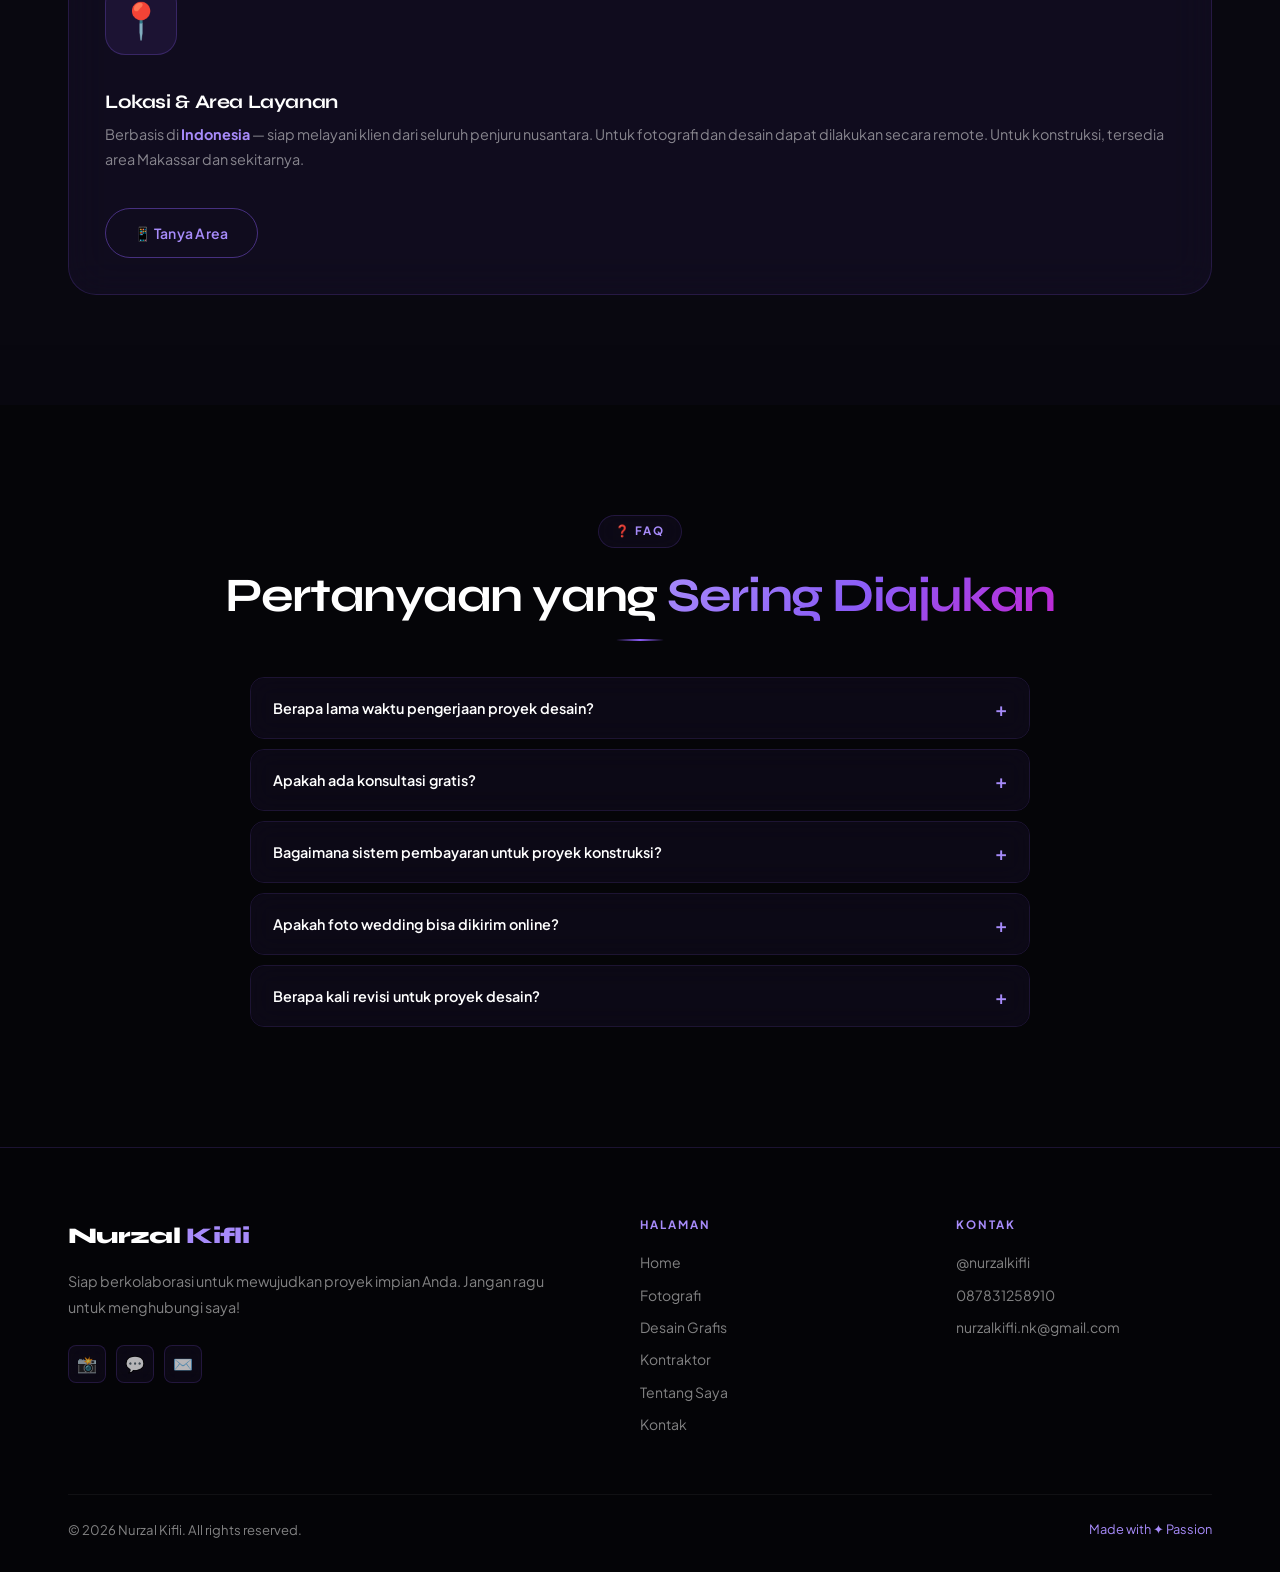
<file: contact.html>
<!DOCTYPE html>
<html lang="id">
<head>
  <meta charset="UTF-8" />
  <meta name="viewport" content="width=device-width, initial-scale=1.0" />
  <title>Kontak - Nurzal Kifli Portfolio</title>
  <meta name="description" content="Hubungi Nurzal Kifli untuk konsultasi fotografi, desain grafis, dan proyek kontraktor. WhatsApp, Email, dan Instagram tersedia." />
  <link rel="stylesheet" href="style.css" />
  <style>
    /* Contact Layout */
    .contact-layout {
      display: grid;
      grid-template-columns: 1fr 1.4fr;
      gap: 56px;
      align-items: start;
    }

    /* Contact Info Card */
    .contact-info-card {
      background: var(--glass);
      backdrop-filter: blur(24px);
      border: 1px solid var(--glass-b);
      border-radius: var(--r-xl);
      padding: 36px;
      position: sticky;
      top: 100px;
    }
    .contact-brand-name {
      font-family: var(--fd);
      font-size: 1.4rem;
      font-weight: 800;
      margin-bottom: 8px;
      letter-spacing: -0.02em;
    }
    .contact-brand-name span { color: var(--purple-light); }
    .contact-brand-bio { color: var(--w50); font-size: 0.875rem; line-height: 1.75; margin-bottom: 28px; }

    .contact-method {
      display: flex;
      align-items: flex-start;
      gap: 14px;
      padding: 18px;
      background: var(--glass-w);
      border: 1px solid var(--glass-b);
      border-radius: var(--r);
      margin-bottom: 12px;
      transition: var(--t);
      text-decoration: none; color: inherit;
    }
    .contact-method:hover {
      border-color: var(--glass-bh);
      background: var(--glass-h);
      transform: translateX(6px);
    }
    .method-icon {
      width: 44px; height: 44px;
      border-radius: 10px;
      background: rgba(139,92,246,0.12);
      border: 1px solid rgba(139,92,246,0.22);
      display: flex; align-items: center; justify-content: center;
      font-size: 1.3rem; flex-shrink: 0;
    }
    .method-label { font-size:0.68rem; font-weight:700; color:var(--purple-light); letter-spacing:1.5px; text-transform:uppercase; margin-bottom:4px; }
    .method-value { font-size:0.875rem; color:var(--w90); word-break:break-all; }
    .method-action { font-size:0.72rem; color:var(--w50); margin-top:2px; }

    .contact-availability {
      margin-top: 28px;
      padding: 18px;
      background: rgba(139,92,246,0.06);
      border: 1px solid rgba(139,92,246,0.18);
      border-radius: var(--r);
    }
    .avail-title { font-size:0.68rem; font-weight:700; color:var(--purple-light); letter-spacing:1.5px; text-transform:uppercase; margin-bottom:14px; }
    .avail-day { display:flex; justify-content:space-between; font-size:0.82rem; color:var(--w50); margin-bottom:8px; }
    .avail-day .day-name { color:var(--w70); }
    .avail-day .day-time { color:var(--purple-light); }

    /* Contact Form Card */
    .contact-form-card {
      background: var(--glass);
      backdrop-filter: blur(24px);
      border: 1px solid var(--glass-b);
      border-radius: var(--r-xl);
      padding: 44px;
    }
    .form-row { display:grid; grid-template-columns:1fr 1fr; gap:16px; }
    .submit-btn { width:100%; justify-content:center; font-size:0.95rem; padding:15px; margin-top:6px; }

    /* Location */
    .location-card {
      background: var(--glass);
      backdrop-filter: blur(20px);
      border: 1px solid var(--glass-b);
      border-radius: var(--r-xl);
      padding: 36px;
      display: flex; align-items: center; gap: 36px; flex-wrap: wrap;
    }
    .location-icon-box {
      width: 72px; height: 72px;
      background: rgba(139,92,246,0.1);
      border: 1px solid rgba(139,92,246,0.25);
      border-radius: var(--r-lg);
      display: flex; align-items: center; justify-content: center;
      font-size: 2.2rem; flex-shrink: 0;
    }
    .location-info h3 { font-size:1.2rem; margin-bottom:8px; font-weight:700; }
    .location-info p { color:var(--w50); font-size:0.9rem; line-height:1.75; }

    /* FAQ */
    .faq-item { border:1px solid var(--glass-b); border-radius:var(--r); overflow:hidden; margin-bottom:10px; transition:var(--t); }
    .faq-item:hover { border-color:var(--glass-bh); }
    .faq-question {
      width:100%; text-align:left; padding:18px 22px;
      background: var(--glass);
      color:var(--w100);
      font-family:var(--fb); font-size:0.9rem; font-weight:600;
      cursor:pointer; border:none;
      display:flex; align-items:center; justify-content:space-between; gap:14px;
      transition:var(--t); backdrop-filter:blur(12px);
    }
    .faq-question:hover { background:var(--glass-h); }
    .faq-question.open { color:var(--purple-light); background:var(--glass-h); }
    .faq-toggle { font-size:1.2rem; transition:transform 0.3s ease; flex-shrink:0; color:var(--purple-light); }
    .faq-question.open .faq-toggle { transform:rotate(45deg); }
    .faq-answer { display:none; padding:0 22px 18px; background:rgba(139,92,246,0.04); color:var(--w50); font-size:0.875rem; line-height:1.8; }
    .faq-answer.open { display:block; }

    @media (max-width:1024px) { .contact-layout { grid-template-columns:1fr; } .contact-info-card { position:static; } }
    @media (max-width:640px) { .contact-form-card { padding:26px 18px; } .form-row { grid-template-columns:1fr; } .contact-info-card { padding:24px 18px; } }
  </style>
</head>
<body>
  <div class="ambient-orbs" aria-hidden="true">
    <div class="orb orb-1"></div>
    <div class="orb orb-2"></div>
    <div class="orb orb-3"></div>
  </div>

  <!-- Navbar -->
  <nav class="navbar" id="navbar" role="navigation" aria-label="Navigasi Utama">
    <div class="container">
      <a href="index.html" class="nav-logo">Nurzal <span>Kifli</span></a>
      <button class="nav-hamburger" id="navHamburger" aria-label="Buka Menu">
        <span></span><span></span><span></span>
      </button>
      <ul class="nav-links" id="navLinks" role="list">
        <button class="nav-close-btn" id="navClose" aria-label="Tutup Menu">NK;</button>
        <li><a href="index.html">Home</a></li>
        <li><a href="photography.html">Fotografi</a></li>
        <li><a href="design.html">Desain Grafis</a></li>
        <li><a href="contractor.html">Kontraktor</a></li>
        <li><a href="about.html">Tentang</a></li>
        <li><a href="projects.html">Project</a></li>
        <li><a href="tutorial.html">Tutorial Ai</a></li>
        <li><a href="contact.html" class="nav-cta active">Hubungi Saya</a></li>
      </ul>
    </div>
  </nav>

  <!-- Page Hero -->
  <section class="page-hero">
    <div class="container">
      <div class="page-hero-content">
        <div class="page-hero-tag">&#x2709;&#xFE0F; Kontak</div>
        <h1>Mari <span class="text-grad">Berkolaborasi</span></h1>
        <p>Punya proyek menarik atau pertanyaan? Saya siap mendengarkan dan memberikan solusi terbaik. Respon dalam waktu kurang dari 24 jam.</p>
      </div>
    </div>
  </section>

  <!-- Contact Main -->
  <section class="section">
    <div class="container">
      <div class="contact-layout">

        <!-- Left: Info -->
        <div class="contact-info-card reveal">
          <div class="contact-brand-name">Nurzal <span>Kifli</span></div>
          <p class="contact-brand-bio">Fotografer &middot; Desainer Grafis &middot; Kontraktor<br>Siap membantu mewujudkan proyek impian Anda dengan profesionalisme dan dedikasi penuh.</p>

          <a href="https://www.instagram.com/nurzalkifli/" target="_blank" rel="noopener" class="contact-method" id="contactInstagram">
            <div class="method-icon">&#x1F4F8;</div>
            <div>
              <div class="method-label">Instagram</div>
              <div class="method-value">@nurzalkifli</div>
              <div class="method-action">Lihat karya terbaru saya &#x2197;</div>
            </div>
          </a>

          <a href="https://wa.me/6287831258910?text=Halo%20Nurzal!%20Saya%20ingin%20konsultasi..." target="_blank" rel="noopener" class="contact-method" id="contactWhatsapp">
            <div class="method-icon">&#x1F4AC;</div>
            <div>
              <div class="method-label">WhatsApp</div>
              <div class="method-value">087831258910</div>
              <div class="method-action">Chat langsung sekarang &#x2197;</div>
            </div>
          </a>

          <a href="mailto:nurzalkifli.nk@gmail.com" class="contact-method" id="contactEmail">
            <div class="method-icon">&#x2709;&#xFE0F;</div>
            <div>
              <div class="method-label">Email</div>
              <div class="method-value">nurzalkifli.nk@gmail.com</div>
              <div class="method-action">Kirim email sekarang &#x2197;</div>
            </div>
          </a>

          <div class="contact-availability">
            <div class="avail-title">&#x1F7E2; Ketersediaan</div>
            <div class="avail-day"><span class="day-name">Senin &mdash; Jumat</span><span class="day-time">08.00 &mdash; 18.00</span></div>
            <div class="avail-day"><span class="day-name">Sabtu</span><span class="day-time">09.00 &mdash; 15.00</span></div>
            <div class="avail-day"><span class="day-name">Minggu</span><span class="day-time">Untuk proyek urgent</span></div>
          </div>
        </div>

        <!-- Right: Form -->
        <div class="contact-form-card reveal delay-2">
          <h2 style="font-family:var(--fd);font-size:1.7rem;margin-bottom:8px;font-weight:800;">Kirim <span class="text-grad">Pesan</span></h2>
          <p style="color:var(--w50);font-size:0.875rem;margin-bottom:28px;line-height:1.75;">Isi form di bawah ini dan saya akan segera menghubungi Anda dalam 24 jam kerja.</p>

          <form id="contactForm" novalidate>
            <div class="form-row">
              <div class="form-group">
                <label class="form-label" for="contactName">Nama Lengkap *</label>
                <input class="form-input" type="text" id="contactName" name="name" placeholder="Nama Anda" required />
              </div>
              <div class="form-group">
                <label class="form-label" for="contactPhone">Nomor HP</label>
                <input class="form-input" type="tel" id="contactPhone" name="phone" placeholder="08xxxxxxxxxx" />
              </div>
            </div>

            <div class="form-group">
              <label class="form-label" for="contactEmailInput">Email *</label>
              <input class="form-input" type="email" id="contactEmailInput" name="email" placeholder="email@anda.com" required />
            </div>

            <div class="form-group">
              <label class="form-label" for="contactService">Layanan yang Dibutuhkan *</label>
              <select class="form-select" id="contactService" name="service" required>
                <option value="" disabled selected>Pilih layanan...</option>
                <option value="fotografi">&#x1F4F7; Fotografi</option>
                <option value="desain">&#x1F3A8; Desain Grafis</option>
                <option value="kontraktor">&#x1F3D7; Kontraktor / Renovasi</option>
                <option value="lainnya">&#x2728; Lainnya / Kombinasi</option>
              </select>
            </div>

            <div class="form-group">
              <label class="form-label" for="contactBudget">Estimasi Anggaran</label>
              <select class="form-select" id="contactBudget" name="budget">
                <option value="" disabled selected>Pilih range anggaran...</option>
                <option value="lt1jt">Di bawah Rp 1.000.000</option>
                <option value="1-5jt">Rp 1.000.000 - 5.000.000</option>
                <option value="5-20jt">Rp 5.000.000 - 20.000.000</option>
                <option value="gt20jt">Di atas Rp 20.000.000</option>
              </select>
            </div>

            <div class="form-group">
              <label class="form-label" for="contactMessage">Deskripsi Proyek *</label>
              <textarea class="form-textarea" id="contactMessage" name="message" placeholder="Ceritakan tentang proyek Anda..." required></textarea>
            </div>

            <button type="submit" class="btn btn-purple submit-btn" id="submitBtn">
              &#x1F680; Kirim Pesan Sekarang
            </button>
          </form>
        </div>
      </div>
    </div>
  </section>

  <!-- Location -->
  <section class="section" style="background:rgba(139,92,246,0.03);">
    <div class="container">
      <div class="location-card reveal">
        <div class="location-icon-box">&#x1F4CD;</div>
        <div class="location-info">
          <h3>Lokasi &amp; Area Layanan</h3>
          <p>Berbasis di <strong style="color:var(--purple-light);">Indonesia</strong> &mdash; siap melayani klien dari seluruh penjuru nusantara. Untuk fotografi dan desain dapat dilakukan secara remote. Untuk konstruksi, tersedia area Makassar dan sekitarnya.</p>
        </div>
        <a href="https://wa.me/6287831258910" target="_blank" rel="noopener" class="btn btn-outline-purple" style="flex-shrink:0;">&#x1F4F1; Tanya Area</a>
      </div>
    </div>
  </section>

  <!-- FAQ -->
  <section class="section">
    <div class="container">
      <div class="section-header centered reveal" style="margin-bottom:36px;">
        <div class="section-label">&#x2753; FAQ</div>
        <h2 class="section-title">Pertanyaan yang <span class="text-grad">Sering Diajukan</span></h2>
        <div class="divider"></div>
      </div>
      <div style="max-width:780px;margin:0 auto;" class="reveal">
        <div class="faq-item">
          <button class="faq-question" id="faq1" aria-expanded="false">
            Berapa lama waktu pengerjaan proyek desain?
            <span class="faq-toggle">+</span>
          </button>
          <div class="faq-answer" id="faq1Answer">Tergantung kompleksitas. Logo design biasanya 3-5 hari kerja, brand identity package 1-2 minggu. Saya selalu memberikan estimasi waktu yang realistis sebelum memulai.</div>
        </div>
        <div class="faq-item">
          <button class="faq-question" id="faq2" aria-expanded="false">
            Apakah ada konsultasi gratis?
            <span class="faq-toggle">+</span>
          </button>
          <div class="faq-answer" id="faq2Answer">Ya! Konsultasi awal selalu gratis. Kita bisa diskusi via WhatsApp atau telepon untuk memahami kebutuhan Anda sebelum memulai proyek.</div>
        </div>
        <div class="faq-item">
          <button class="faq-question" id="faq3" aria-expanded="false">
            Bagaimana sistem pembayaran untuk proyek konstruksi?
            <span class="faq-toggle">+</span>
          </button>
          <div class="faq-answer" id="faq3Answer">Pembayaran dibagi dalam termin: DP 30% sebelum mulai, 40% di pertengahan proyek, dan 30% setelah selesai dan diterima klien. Semua tertulis dalam kontrak yang jelas.</div>
        </div>
        <div class="faq-item">
          <button class="faq-question" id="faq4" aria-expanded="false">
            Apakah foto wedding bisa dikirim online?
            <span class="faq-toggle">+</span>
          </button>
          <div class="faq-answer" id="faq4Answer">Ya, hasil foto dikirim via Google Drive atau WeTransfer dalam format full resolution. Biasanya dalam 1-2 minggu setelah acara sudah selesai diedit.</div>
        </div>
        <div class="faq-item">
          <button class="faq-question" id="faq5" aria-expanded="false">
            Berapa kali revisi untuk proyek desain?
            <span class="faq-toggle">+</span>
          </button>
          <div class="faq-answer" id="faq5Answer">Setiap paket desain sudah termasuk 3x revisi gratis. Revisi tambahan tersedia dengan biaya yang wajar. Kepuasan Anda adalah prioritas saya!</div>
        </div>
      </div>
    </div>
  </section>

  <!-- Footer -->
  <footer class="footer">
    <div class="container">
      <div class="footer-grid">
        <div class="footer-brand">
          <span class="nav-logo">Nurzal <span>Kifli</span></span>
          <p>Siap berkolaborasi untuk mewujudkan proyek impian Anda. Jangan ragu untuk menghubungi saya!</p>
          <div class="footer-socials">
            <a href="https://www.instagram.com/nurzalkifli/" target="_blank" rel="noopener" class="social-icon" aria-label="Instagram">&#x1F4F8;</a>
            <a href="https://wa.me/6287831258910" target="_blank" rel="noopener" class="social-icon" aria-label="WhatsApp">&#x1F4AC;</a>
            <a href="mailto:nurzalkifli.nk@gmail.com" class="social-icon" aria-label="Email">&#x2709;&#xFE0F;</a>
          </div>
        </div>
        <div class="footer-col">
          <h4>Halaman</h4>
          <a href="index.html">Home</a>
          <a href="photography.html">Fotografi</a>
          <a href="design.html">Desain Grafis</a>
          <a href="contractor.html">Kontraktor</a>
          <a href="about.html">Tentang Saya</a>
          <a href="contact.html">Kontak</a>
        </div>
        <div class="footer-col">
          <h4>Kontak</h4>
          <a href="https://www.instagram.com/nurzalkifli/" target="_blank" rel="noopener">@nurzalkifli</a>
          <a href="https://wa.me/6287831258910" target="_blank" rel="noopener">087831258910</a>
          <a href="mailto:nurzalkifli.nk@gmail.com">nurzalkifli.nk@gmail.com</a>
        </div>
      </div>
      <div class="footer-bottom">
        <p>&copy; 2026 Nurzal Kifli. All rights reserved.</p>
        <p style="color:var(--purple-light);font-size:0.8rem;">Made with &#x2726; Passion</p>
      </div>
    </div>
  </footer>

  <script src="main.js"></script>
  <script>
    // FAQ Accordion
    document.querySelectorAll('.faq-question').forEach(btn => {
      btn.addEventListener('click', () => {
        const isOpen = btn.classList.contains('open');
        document.querySelectorAll('.faq-question').forEach(b => {
          b.classList.remove('open');
          b.setAttribute('aria-expanded', 'false');
          b.nextElementSibling.classList.remove('open');
        });
        if (!isOpen) {
          btn.classList.add('open');
          btn.setAttribute('aria-expanded', 'true');
          btn.nextElementSibling.classList.add('open');
        }
      });
    });
  </script>
</body>
</html>
</file>
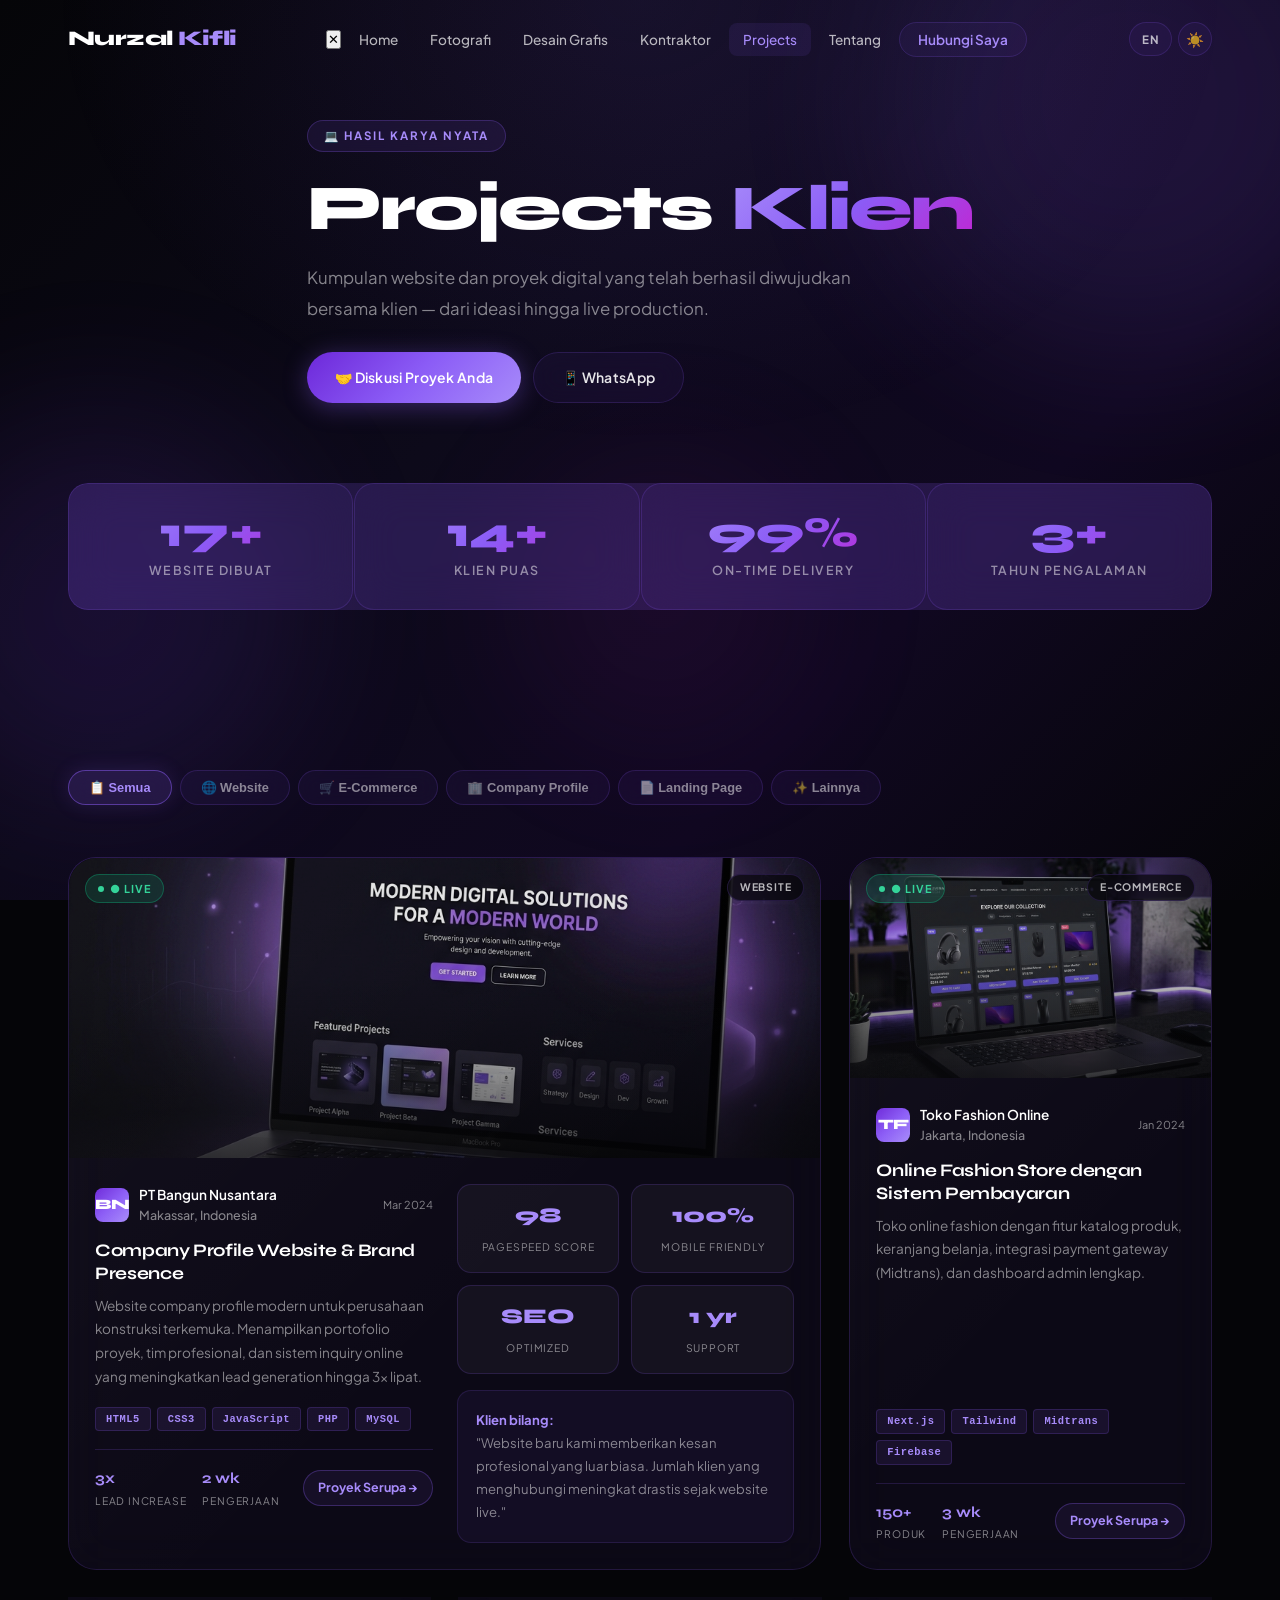
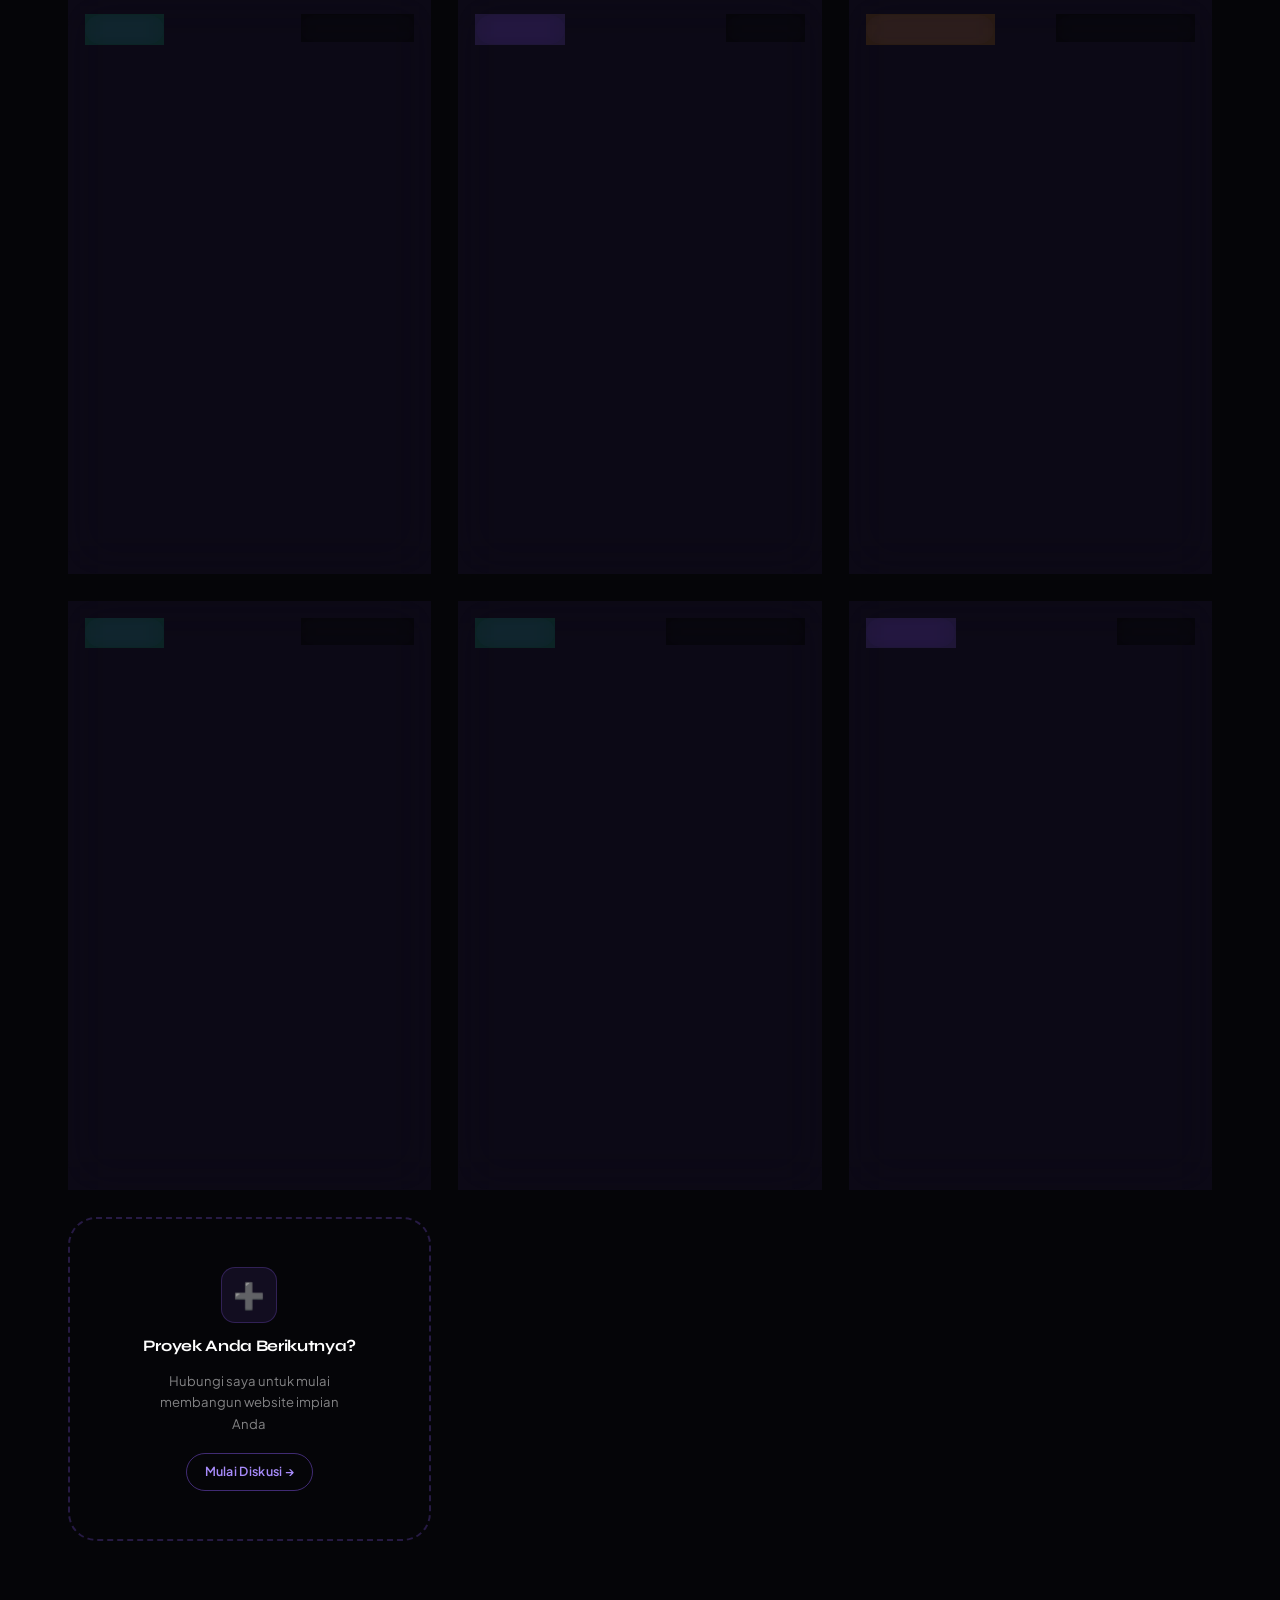
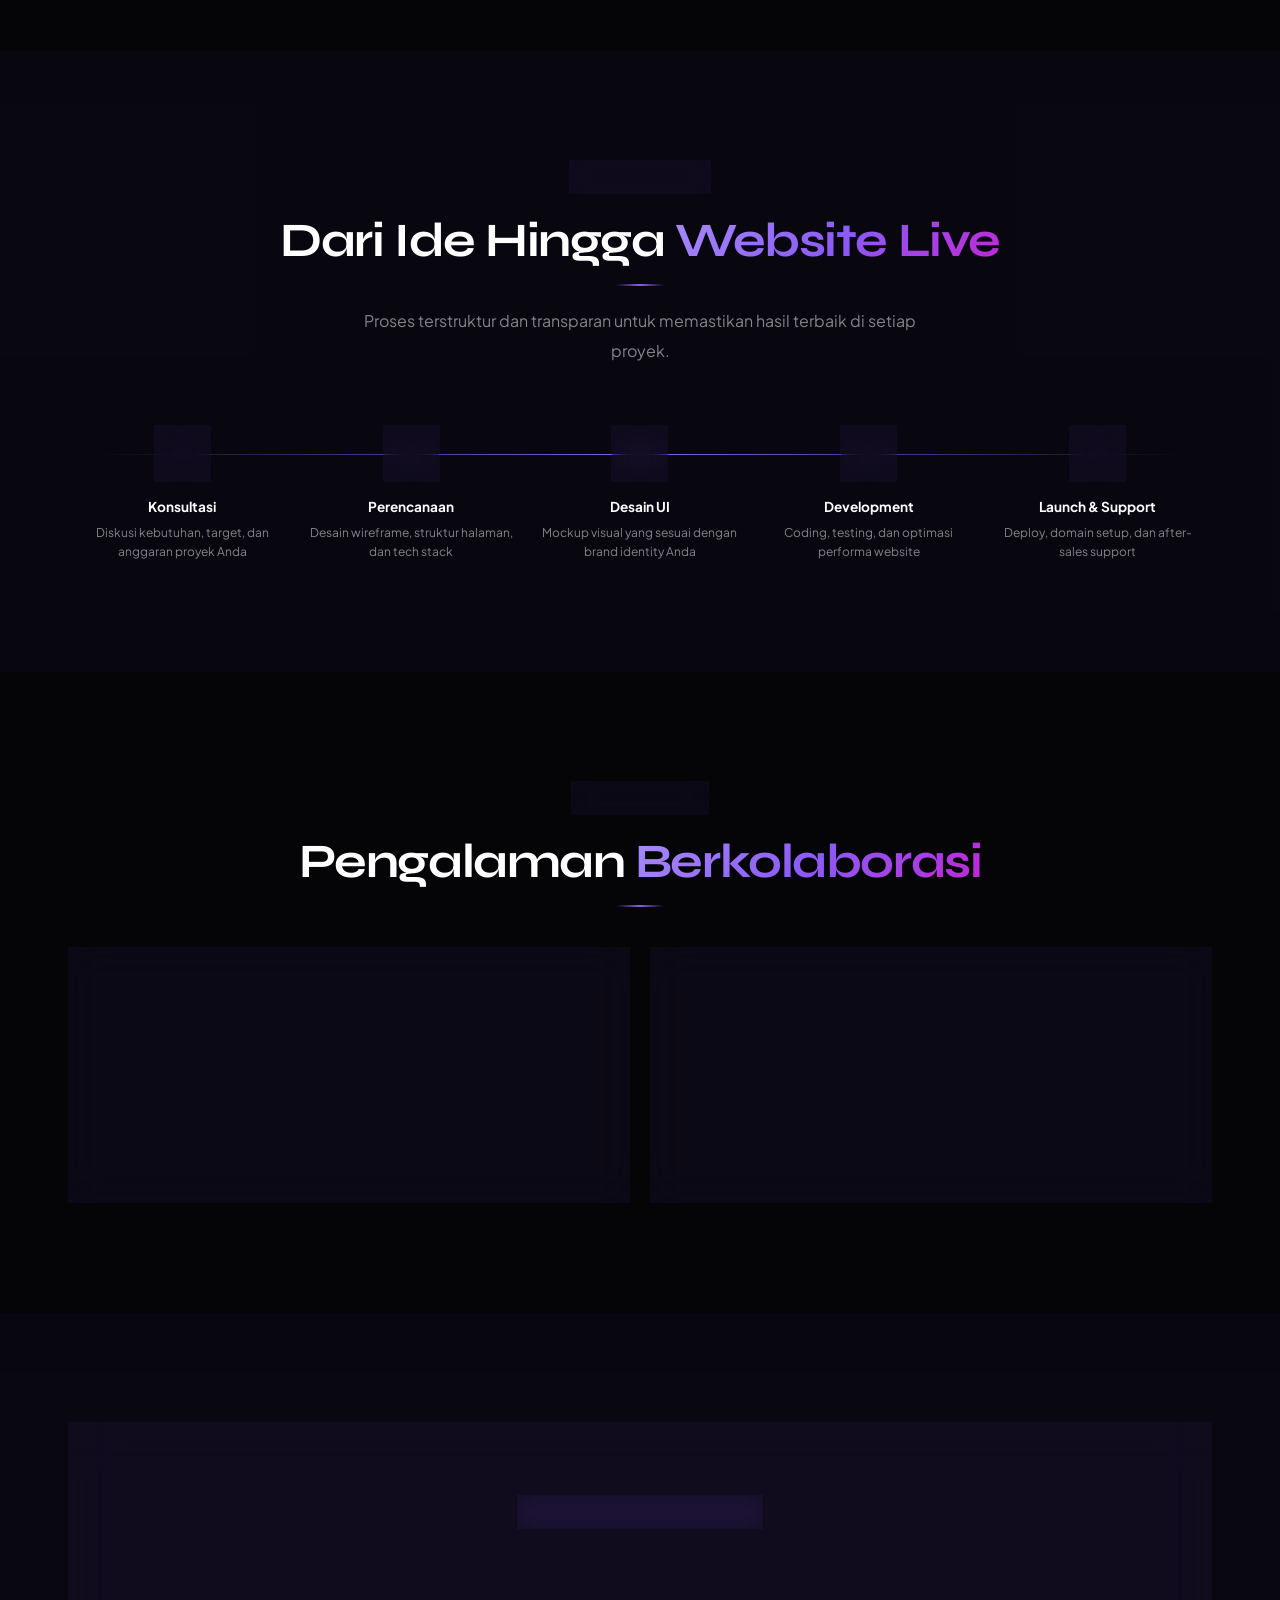
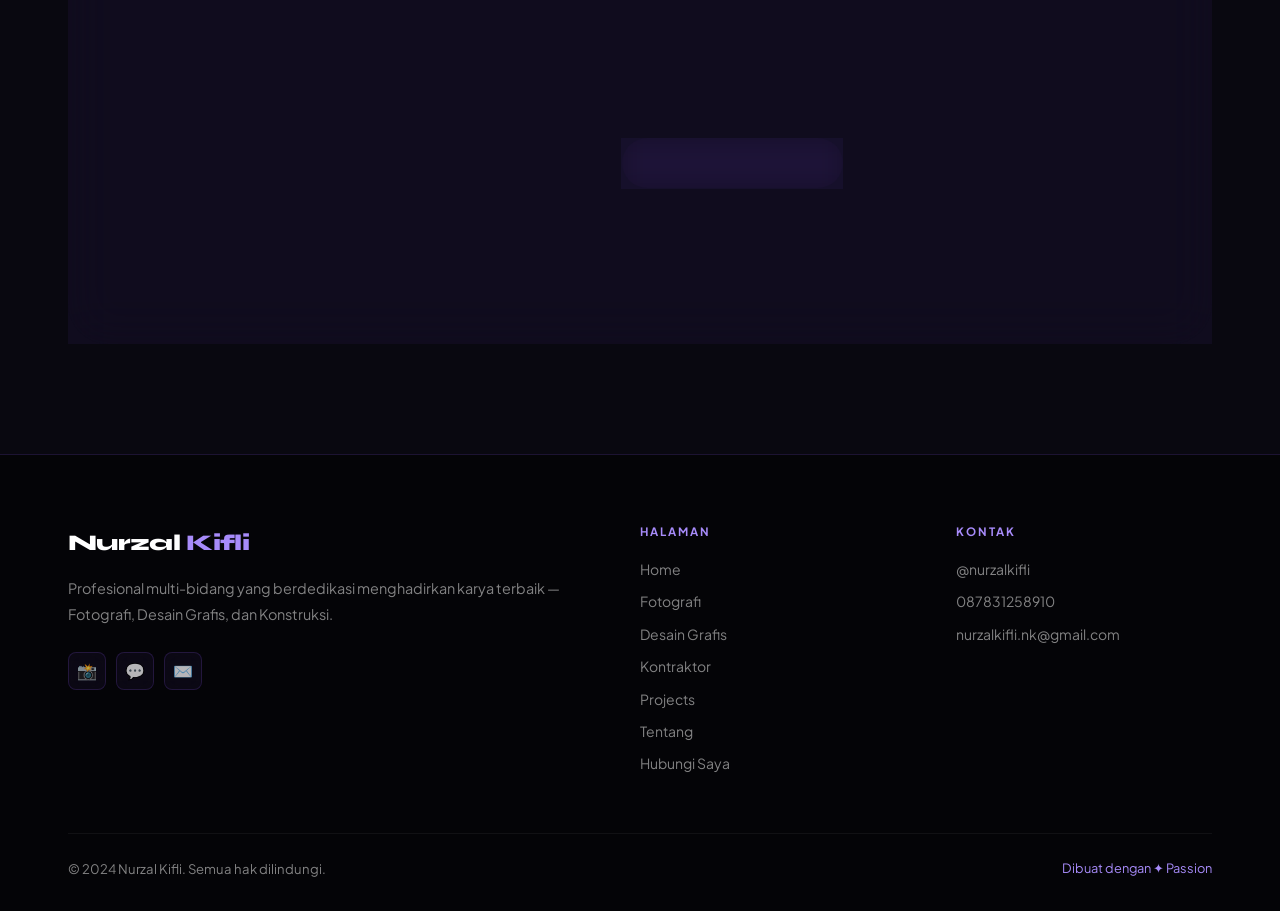
<file: projects.html>
<!DOCTYPE html>
<html lang="id">
<head>
  <meta charset="UTF-8" />
  <meta name="viewport" content="width=device-width, initial-scale=1.0" />
  <title>Projects - Nurzal Kifli Portfolio</title>
  <meta name="description" content="Berbagai hasil proyek nyata bersama klien - website company profile, e-commerce, restoran, properti, dan lebih banyak lagi." />
  <link rel="stylesheet" href="style.css" />
  <style>

    /* ── FILTER TABS ── */
    .filter-tabs {
      display: flex;
      gap: 8px;
      flex-wrap: wrap;
      margin-bottom: 52px;
    }

    /* ── PROJECT GRID ── */
    .projects-grid {
      display: grid;
      grid-template-columns: repeat(3, 1fr);
      gap: 28px;
    }

    /* ── PROJECT CARD ── */
    .project-card {
      background: var(--glass);
      backdrop-filter: blur(24px);
      -webkit-backdrop-filter: blur(24px);
      border: 1px solid var(--glass-b);
      border-radius: var(--r-xl);
      overflow: hidden;
      transition: var(--t);
      position: relative;
      display: flex;
      flex-direction: column;
    }
    .project-card::before {
      content: '';
      position: absolute;
      inset: 0;
      background: linear-gradient(135deg, rgba(255,255,255,0.03) 0%, transparent 60%);
      pointer-events: none;
      border-radius: inherit;
      z-index: 1;
    }
    .project-card:hover {
      border-color: var(--glass-bh);
      transform: translateY(-10px);
      box-shadow: 0 24px 60px rgba(139,92,246,0.2);
    }

    /* Featured card - spans 2 columns */
    .project-card.featured {
      grid-column: span 2;
    }

    /* ── CARD THUMBNAIL ── */
    .card-thumb {
      position: relative;
      overflow: hidden;
      flex-shrink: 0;
    }
    .project-card:not(.featured) .card-thumb {
      height: 220px;
    }
    .project-card.featured .card-thumb {
      height: 300px;
    }
    .card-thumb img {
      width: 100%;
      height: 100%;
      object-fit: cover;
      transition: transform 0.7s var(--ease);
      filter: brightness(0.9) saturate(0.95);
    }
    .project-card:hover .card-thumb img {
      transform: scale(1.06);
    }
    .card-thumb-overlay {
      position: absolute;
      inset: 0;
      background: linear-gradient(to bottom, transparent 40%, rgba(5,5,8,0.75) 100%);
    }

    /* Status badge on image */
    .card-status {
      position: absolute;
      top: 16px;
      left: 16px;
      z-index: 2;
      display: inline-flex;
      align-items: center;
      gap: 6px;
      padding: 5px 12px;
      border-radius: 50px;
      font-size: 0.68rem;
      font-weight: 700;
      letter-spacing: 1px;
      text-transform: uppercase;
      backdrop-filter: blur(12px);
    }
    .card-status.live {
      background: rgba(16,185,129,0.15);
      border: 1px solid rgba(16,185,129,0.35);
      color: #34d399;
    }
    .card-status.live::before {
      content: '';
      width: 6px; height: 6px;
      border-radius: 50%;
      background: #34d399;
      animation: pulse-green 2s infinite;
    }
    .card-status.completed {
      background: rgba(139,92,246,0.15);
      border: 1px solid rgba(139,92,246,0.35);
      color: var(--purple-light);
    }
    .card-status.inprogress {
      background: rgba(245,158,11,0.12);
      border: 1px solid rgba(245,158,11,0.3);
      color: #fbbf24;
    }
    @keyframes pulse-green {
      0%,100% { box-shadow: 0 0 0 0 rgba(52,211,153,0.4); }
      50%      { box-shadow: 0 0 0 6px rgba(52,211,153,0); }
    }

    /* Category chip on image */
    .card-category-chip {
      position: absolute;
      top: 16px;
      right: 16px;
      z-index: 2;
      padding: 4px 12px;
      border-radius: 50px;
      font-size: 0.65rem;
      font-weight: 700;
      letter-spacing: 0.8px;
      text-transform: uppercase;
      background: rgba(5,5,8,0.7);
      backdrop-filter: blur(10px);
      border: 1px solid var(--glass-b);
      color: var(--w70);
    }

    /* Preview button on hover */
    .card-preview-btn {
      position: absolute;
      bottom: 20px;
      right: 20px;
      z-index: 3;
      display: flex;
      align-items: center;
      gap: 6px;
      padding: 8px 16px;
      border-radius: 50px;
      background: rgba(139,92,246,0.9);
      backdrop-filter: blur(12px);
      border: 1px solid rgba(255,255,255,0.15);
      color: var(--w100);
      font-size: 0.75rem;
      font-weight: 700;
      opacity: 0;
      transform: translateY(8px);
      transition: var(--t);
      cursor: pointer;
      text-decoration: none;
    }
    .project-card:hover .card-preview-btn {
      opacity: 1;
      transform: translateY(0);
    }

    /* ── CARD BODY ── */
    .card-body {
      padding: 26px;
      flex: 1;
      display: flex;
      flex-direction: column;
    }
    .card-client-row {
      display: flex;
      align-items: center;
      gap: 10px;
      margin-bottom: 14px;
    }
    .client-avatar {
      width: 34px; height: 34px;
      border-radius: 8px;
      background: var(--grad-p);
      display: flex; align-items: center; justify-content: center;
      font-size: 0.9rem; font-weight: 800;
      color: var(--w100);
      font-family: var(--fd);
      flex-shrink: 0;
      letter-spacing: -0.5px;
    }
    .client-name {
      font-size: 0.78rem;
      color: var(--w50);
      font-weight: 500;
    }
    .client-date {
      margin-left: auto;
      font-size: 0.68rem;
      color: var(--w50);
      white-space: nowrap;
    }

    .card-title {
      font-family: var(--fd);
      font-size: 1.1rem;
      font-weight: 700;
      margin-bottom: 8px;
      line-height: 1.3;
      transition: var(--t);
    }
    .project-card:hover .card-title {
      color: var(--purple-light);
    }

    .card-desc {
      font-size: 0.85rem;
      color: var(--w50);
      line-height: 1.75;
      margin-bottom: 18px;
      flex: 1;
    }

    /* Tech stack tags */
    .card-stack {
      display: flex;
      flex-wrap: wrap;
      gap: 6px;
      margin-bottom: 18px;
    }
    .stack-tag {
      padding: 3px 10px;
      border-radius: 4px;
      font-size: 0.65rem;
      font-weight: 700;
      letter-spacing: 0.5px;
      background: rgba(139,92,246,0.1);
      border: 1px solid rgba(139,92,246,0.2);
      color: var(--purple-light);
      font-family: 'Courier New', monospace;
    }

    /* Card footer row */
    .card-footer-row {
      display: flex;
      align-items: center;
      justify-content: space-between;
      gap: 10px;
      padding-top: 16px;
      border-top: 1px solid var(--glass-b);
      margin-top: auto;
    }
    .card-metrics {
      display: flex;
      gap: 16px;
    }
    .metric {
      display: flex;
      flex-direction: column;
      gap: 2px;
    }
    .metric-val {
      font-family: var(--fd);
      font-size: 0.95rem;
      font-weight: 700;
      color: var(--purple-light);
    }
    .metric-lbl {
      font-size: 0.65rem;
      color: var(--w50);
      text-transform: uppercase;
      letter-spacing: 0.8px;
    }
    .card-link {
      display: inline-flex;
      align-items: center;
      gap: 5px;
      font-size: 0.78rem;
      font-weight: 700;
      color: var(--purple-light);
      padding: 7px 14px;
      border-radius: 50px;
      border: 1px solid rgba(139,92,246,0.3);
      background: rgba(139,92,246,0.08);
      transition: var(--t);
      text-decoration: none;
    }
    .card-link:hover {
      background: rgba(139,92,246,0.18);
      border-color: rgba(139,92,246,0.5);
      transform: translateY(-1px);
    }

    /* ── FEATURED CARD extra styles ── */
    .project-card.featured .card-body {
      display: grid;
      grid-template-columns: 1fr 1fr;
      gap: 24px;
      align-items: start;
    }
    .featured-left {}
    .featured-right {
      display: flex;
      flex-direction: column;
      gap: 16px;
    }
    .featured-stats {
      display: grid;
      grid-template-columns: 1fr 1fr;
      gap: 12px;
    }
    .featured-stat-item {
      padding: 14px 16px;
      background: var(--glass-w);
      border: 1px solid var(--glass-b);
      border-radius: var(--r);
      text-align: center;
    }
    .fs-val {
      font-family: var(--fd);
      font-size: 1.3rem;
      font-weight: 800;
      color: var(--purple-light);
      display: block;
    }
    .fs-lbl {
      font-size: 0.65rem;
      color: var(--w50);
      text-transform: uppercase;
      letter-spacing: 0.8px;
    }

    /* ── ADD PROJECT CTA ── */
    .add-project-card {
      background: transparent;
      border: 2px dashed rgba(139,92,246,0.25);
      border-radius: var(--r-xl);
      display: flex;
      flex-direction: column;
      align-items: center;
      justify-content: center;
      gap: 14px;
      padding: 48px 28px;
      text-align: center;
      transition: var(--t);
      cursor: pointer;
      min-height: 300px;
      text-decoration: none;
      color: inherit;
    }
    .add-project-card:hover {
      border-color: rgba(139,92,246,0.5);
      background: rgba(139,92,246,0.04);
      transform: translateY(-4px);
    }
    .add-project-icon {
      width: 56px; height: 56px;
      border-radius: 14px;
      background: rgba(139,92,246,0.1);
      border: 1px solid rgba(139,92,246,0.25);
      display: flex; align-items: center; justify-content: center;
      font-size: 1.6rem;
      transition: var(--t);
    }
    .add-project-card:hover .add-project-icon {
      background: rgba(139,92,246,0.2);
      transform: scale(1.1);
    }
    .add-project-card h4 { font-size: 1rem; font-weight: 700; }
    .add-project-card p { font-size: 0.82rem; color: var(--w50); line-height: 1.65; max-width: 180px; }

    /* ── STATS BANNER ── */
    .stats-banner {
      display: grid;
      grid-template-columns: repeat(4, 1fr);
      gap: 1px;
      background: var(--glass-b);
      border-radius: var(--r-lg);
      overflow: hidden;
      margin-bottom: 80px;
    }

    /* ── TESTIMONIAL ROW ── */
    .testimonial-mini {
      background: var(--glass);
      backdrop-filter: blur(20px);
      border: 1px solid var(--glass-b);
      border-radius: var(--r-xl);
      padding: 36px;
      display: flex;
      gap: 36px;
      align-items: center;
      flex-wrap: wrap;
    }
    .testimonial-mini-quote {
      font-size: 3rem;
      color: rgba(139,92,246,0.3);
      font-family: var(--fd);
      line-height: 1;
      flex-shrink: 0;
    }
    .testimonial-mini-text {
      flex: 1;
      font-size: 1.05rem;
      color: var(--w70);
      font-style: italic;
      line-height: 1.8;
    }
    .testimonial-mini-author {
      flex-shrink: 0;
      text-align: right;
    }
    .tma-name { font-weight: 700; font-size: 0.9rem; }
    .tma-role { font-size: 0.78rem; color: var(--purple-light); margin-top: 4px; }

    /* ── PROCESS TIMELINE ── */
    .process-timeline {
      display: flex;
      gap: 0;
      position: relative;
    }
    .process-timeline::before {
      content: '';
      position: absolute;
      top: 28px; left: 28px; right: 28px;
      height: 1px;
      background: linear-gradient(90deg, transparent, var(--purple), transparent);
    }
    .pt-step {
      flex: 1;
      text-align: center;
      padding: 0 12px;
      position: relative;
    }
    .pt-icon-wrap {
      width: 56px; height: 56px;
      border-radius: 50%;
      background: var(--glass);
      border: 1px solid var(--glass-b);
      display: flex; align-items: center; justify-content: center;
      font-size: 1.4rem;
      margin: 0 auto 14px;
      position: relative;
      z-index: 1;
      transition: var(--t);
      backdrop-filter: blur(12px);
    }
    .pt-step:hover .pt-icon-wrap {
      background: rgba(139,92,246,0.15);
      border-color: rgba(139,92,246,0.4);
      box-shadow: var(--glow-s);
    }
    .pt-label { font-weight: 700; font-size: 0.85rem; margin-bottom: 6px; }
    .pt-desc { font-size: 0.75rem; color: var(--w50); line-height: 1.6; }

    /* ── CTA BOX ── */
    .cta-project-box {
      background: var(--glass);
      backdrop-filter: blur(24px);
      border: 1px solid var(--glass-b);
      border-radius: var(--r-2x);
      padding: 72px 60px;
      text-align: center;
      position: relative;
      overflow: hidden;
    }
    .cta-project-box::before {
      content: '';
      position: absolute;
      top: -1px; left: 50%;
      transform: translateX(-50%);
      width: 200px; height: 1px;
      background: linear-gradient(90deg, transparent, var(--purple), transparent);
    }
    .cta-project-box::after {
      content: '';
      position: absolute;
      inset: 0;
      background: radial-gradient(ellipse at 50% 0%, rgba(139,92,246,0.07) 0%, transparent 65%);
      pointer-events: none;
    }
    .cta-project-content { position: relative; z-index: 1; }

    /* Responsive */
    @media (max-width: 1024px) {
      .projects-grid { grid-template-columns: repeat(2, 1fr); }
      .project-card.featured { grid-column: span 2; }
      .project-card.featured .card-body { grid-template-columns: 1fr; }
    }
    @media (max-width: 768px) {
      .projects-grid { grid-template-columns: 1fr; }
      .project-card.featured { grid-column: span 1; }
      .stats-banner { grid-template-columns: repeat(2,1fr); }
      .process-timeline { flex-direction: column; gap: 24px; }
      .process-timeline::before { display: none; }
      .testimonial-mini { flex-direction: column; text-align: center; }
      .testimonial-mini-author { text-align: center; }
      .cta-project-box { padding: 48px 24px; }
    }
  </style>
</head>
<body>
  <div class="ambient-orbs" aria-hidden="true">
    <div class="orb orb-1"></div>
    <div class="orb orb-2"></div>
    <div class="orb orb-3"></div>
  </div>

  <!-- ── NAVBAR ── -->
  <nav class="navbar" id="navbar" role="navigation" aria-label="Navigasi Utama">
    <div class="container">
      <a href="index.html" class="nav-logo">Nurzal <span>Kifli</span></a>
      <button class="nav-hamburger" id="navHamburger" aria-label="Buka Menu">
        <span></span><span></span><span></span>
      </button>
      <ul class="nav-links" id="navLinks" role="list">
        <button class="nav-close-btn" id="navClose" aria-label="Tutup Menu">&#x2715;</button>
        <li><a href="index.html" data-i18n="nav.home">Home</a></li>
        <li><a href="photography.html" data-i18n="nav.photography">Fotografi</a></li>
        <li><a href="design.html" data-i18n="nav.design">Desain Grafis</a></li>
        <li><a href="contractor.html" data-i18n="nav.contractor">Kontraktor</a></li>
        <li><a href="projects.html" class="active" data-i18n="nav.projects">Projects</a></li>
        <li><a href="about.html" data-i18n="nav.about">Tentang</a></li>
        <li><a href="contact.html" class="nav-cta" data-i18n="nav.contact">Hubungi Saya</a></li>
      </ul>
      <div class="nav-controls">
        <button class="control-btn lang-btn" id="langBtn" title="Switch to English">EN</button>
        <button class="control-btn theme-btn" id="themeBtn" title="Switch to Light Mode">&#x2600;&#xFE0F;</button>
      </div>
    </div>
  </nav>

  <!-- ── PAGE HERO ── -->
  <section class="page-hero">
    <div class="container">
      <div class="page-hero-content">
        <div class="page-hero-tag">&#x1F4BB; Hasil Karya Nyata</div>
        <h1>Projects <span class="text-grad">Klien</span></h1>
        <p>Kumpulan website dan proyek digital yang telah berhasil diwujudkan bersama klien &mdash; dari ideasi hingga live production.</p>
        <div style="margin-top:28px;display:flex;gap:12px;flex-wrap:wrap;">
          <a href="contact.html" class="btn btn-purple">&#x1F91D; Diskusi Proyek Anda</a>
          <a href="https://wa.me/6287831258910" target="_blank" rel="noopener" class="btn btn-glass">&#x1F4F1; WhatsApp</a>
        </div>
      </div>
    </div>
  </section>

  <!-- ── STATS BANNER ── -->
  <section style="padding: 0 0 0; position:relative; z-index:1;">
    <div class="container" style="padding-bottom:80px;">
      <div class="stats-banner">
        <div class="stat-card">
          <div class="stat-number" data-target="18" data-suffix="+">0+</div>
          <div class="stat-label">Website Dibuat</div>
        </div>
        <div class="stat-card">
          <div class="stat-number" data-target="15" data-suffix="+">0+</div>
          <div class="stat-label">Klien Puas</div>
        </div>
        <div class="stat-card">
          <div class="stat-number" data-target="100" data-suffix="%">0%</div>
          <div class="stat-label">On-Time Delivery</div>
        </div>
        <div class="stat-card">
          <div class="stat-number" data-target="4" data-suffix="+">0+</div>
          <div class="stat-label">Tahun Pengalaman</div>
        </div>
      </div>
    </div>
  </section>

  <!-- ── PROJECTS SECTION ── -->
  <section class="section" style="padding-top:0;">
    <div class="container">

      <!-- Filter Tabs -->
      <div class="filter-tabs reveal">
        <button class="filter-btn active" data-filter="all">&#x1F4CB; Semua</button>
        <button class="filter-btn" data-filter="website">&#x1F310; Website</button>
        <button class="filter-btn" data-filter="ecommerce">&#x1F6D2; E-Commerce</button>
        <button class="filter-btn" data-filter="company">&#x1F3E2; Company Profile</button>
        <button class="filter-btn" data-filter="landing">&#x1F4C4; Landing Page</button>
        <button class="filter-btn" data-filter="other">&#x2728; Lainnya</button>
      </div>

      <!-- Projects Grid -->
      <div class="projects-grid" id="projectsGrid">

        <!-- FEATURED: Project 1 -->
        <article class="project-card featured reveal" data-category="website">
          <div class="card-thumb">
            <img src="img/project_mockup_1.png" alt="Company Profile - PT Bangun Nusantara" loading="lazy" />
            <div class="card-thumb-overlay"></div>
            <span class="card-status live">&#x25CF; Live</span>
            <span class="card-category-chip">Website</span>
            <a href="#" class="card-preview-btn" target="_blank" rel="noopener">&#x1F517; Buka Website</a>
          </div>
          <div class="card-body">
            <div class="featured-left">
              <div class="card-client-row">
                <div class="client-avatar">BN</div>
                <div>
                  <div style="font-weight:600;font-size:0.85rem;">PT Bangun Nusantara</div>
                  <div class="client-name">Makassar, Indonesia</div>
                </div>
                <div class="client-date">Mar 2024</div>
              </div>
              <h2 class="card-title">Company Profile Website &amp; Brand Presence</h2>
              <p class="card-desc">Website company profile modern untuk perusahaan konstruksi terkemuka. Menampilkan portofolio proyek, tim profesional, dan sistem inquiry online yang meningkatkan lead generation hingga 3x lipat.</p>
              <div class="card-stack">
                <span class="stack-tag">HTML5</span>
                <span class="stack-tag">CSS3</span>
                <span class="stack-tag">JavaScript</span>
                <span class="stack-tag">PHP</span>
                <span class="stack-tag">MySQL</span>
              </div>
              <div class="card-footer-row">
                <div class="card-metrics">
                  <div class="metric"><span class="metric-val">3x</span><span class="metric-lbl">Lead Increase</span></div>
                  <div class="metric"><span class="metric-val">2 wk</span><span class="metric-lbl">Pengerjaan</span></div>
                </div>
                <a href="contact.html" class="card-link">Proyek Serupa &#x2192;</a>
              </div>
            </div>
            <div class="featured-right">
              <div class="featured-stats">
                <div class="featured-stat-item">
                  <span class="fs-val">98</span>
                  <span class="fs-lbl">PageSpeed Score</span>
                </div>
                <div class="featured-stat-item">
                  <span class="fs-val">100%</span>
                  <span class="fs-lbl">Mobile Friendly</span>
                </div>
                <div class="featured-stat-item">
                  <span class="fs-val">SEO</span>
                  <span class="fs-lbl">Optimized</span>
                </div>
                <div class="featured-stat-item">
                  <span class="fs-val">1 yr</span>
                  <span class="fs-lbl">Support</span>
                </div>
              </div>
              <div style="padding:18px;background:rgba(139,92,246,0.06);border:1px solid rgba(139,92,246,0.15);border-radius:var(--r);font-size:0.82rem;color:var(--w50);line-height:1.75;">
                <span style="color:var(--purple-light);font-weight:700;">Klien bilang:</span><br>
                "Website baru kami memberikan kesan profesional yang luar biasa. Jumlah klien yang menghubungi meningkat drastis sejak website live."
              </div>
            </div>
          </div>
        </article>

        <!-- Project 2: E-Commerce -->
        <article class="project-card reveal delay-1" data-category="ecommerce">
          <div class="card-thumb">
            <img src="img/project_mockup_2.png" alt="E-Commerce Toko Fashion" loading="lazy" />
            <div class="card-thumb-overlay"></div>
            <span class="card-status live">&#x25CF; Live</span>
            <span class="card-category-chip">E-Commerce</span>
            <a href="#" class="card-preview-btn" target="_blank" rel="noopener">&#x1F517; Buka Website</a>
          </div>
          <div class="card-body">
            <div class="card-client-row">
              <div class="client-avatar">TF</div>
              <div>
                <div style="font-weight:600;font-size:0.85rem;">Toko Fashion Online</div>
                <div class="client-name">Jakarta, Indonesia</div>
              </div>
              <div class="client-date">Jan 2024</div>
            </div>
            <h3 class="card-title">Online Fashion Store dengan Sistem Pembayaran</h3>
            <p class="card-desc">Toko online fashion dengan fitur katalog produk, keranjang belanja, integrasi payment gateway (Midtrans), dan dashboard admin lengkap.</p>
            <div class="card-stack">
              <span class="stack-tag">Next.js</span>
              <span class="stack-tag">Tailwind</span>
              <span class="stack-tag">Midtrans</span>
              <span class="stack-tag">Firebase</span>
            </div>
            <div class="card-footer-row">
              <div class="card-metrics">
                <div class="metric"><span class="metric-val">150+</span><span class="metric-lbl">Produk</span></div>
                <div class="metric"><span class="metric-val">3 wk</span><span class="metric-lbl">Pengerjaan</span></div>
              </div>
              <a href="contact.html" class="card-link">Proyek Serupa &#x2192;</a>
            </div>
          </div>
        </article>

        <!-- Project 3: Restaurant -->
        <article class="project-card reveal delay-2" data-category="landing">
          <div class="card-thumb">
            <img src="img/project_mockup_3.png" alt="Website Restoran" loading="lazy" />
            <div class="card-thumb-overlay"></div>
            <span class="card-status live">&#x25CF; Live</span>
            <span class="card-category-chip">Landing Page</span>
            <a href="#" class="card-preview-btn" target="_blank" rel="noopener">&#x1F517; Buka Website</a>
          </div>
          <div class="card-body">
            <div class="card-client-row">
              <div class="client-avatar">RN</div>
              <div>
                <div style="font-weight:600;font-size:0.85rem;">Resto Nusantara</div>
                <div class="client-name">Makassar, Indonesia</div>
              </div>
              <div class="client-date">Feb 2024</div>
            </div>
            <h3 class="card-title">Website Restoran dengan Sistem Reservasi Online</h3>
            <p class="card-desc">Landing page restoran premium dengan menu interaktif, sistem reservasi meja online, galeri foto, dan integrasi Google Maps.</p>
            <div class="card-stack">
              <span class="stack-tag">HTML5</span>
              <span class="stack-tag">CSS3</span>
              <span class="stack-tag">JavaScript</span>
              <span class="stack-tag">Google API</span>
            </div>
            <div class="card-footer-row">
              <div class="card-metrics">
                <div class="metric"><span class="metric-val">+60%</span><span class="metric-lbl">Reservasi</span></div>
                <div class="metric"><span class="metric-val">1 wk</span><span class="metric-lbl">Pengerjaan</span></div>
              </div>
              <a href="contact.html" class="card-link">Proyek Serupa &#x2192;</a>
            </div>
          </div>
        </article>

        <!-- Project 4: Real Estate -->
        <article class="project-card reveal delay-1" data-category="website">
          <div class="card-thumb">
            <img src="img/project_mockup_4.png" alt="Website Properti" loading="lazy" />
            <div class="card-thumb-overlay"></div>
            <span class="card-status completed">&#x2713; Selesai</span>
            <span class="card-category-chip">Website</span>
            <a href="#" class="card-preview-btn" target="_blank" rel="noopener">&#x1F517; Buka Website</a>
          </div>
          <div class="card-body">
            <div class="card-client-row">
              <div class="client-avatar">PP</div>
              <div>
                <div style="font-weight:600;font-size:0.85rem;">Prima Properti</div>
                <div class="client-name">Gowa, Indonesia</div>
              </div>
              <div class="client-date">Nov 2023</div>
            </div>
            <h3 class="card-title">Platform Listing Properti &amp; Real Estate</h3>
            <p class="card-desc">Website properti dengan fitur listing lengkap, filter pencarian canggih, virtual tour, dan halaman detail unit dengan peta interaktif.</p>
            <div class="card-stack">
              <span class="stack-tag">React</span>
              <span class="stack-tag">Node.js</span>
              <span class="stack-tag">MongoDB</span>
              <span class="stack-tag">Leaflet.js</span>
            </div>
            <div class="card-footer-row">
              <div class="card-metrics">
                <div class="metric"><span class="metric-val">80+</span><span class="metric-lbl">Listing</span></div>
                <div class="metric"><span class="metric-val">4 wk</span><span class="metric-lbl">Pengerjaan</span></div>
              </div>
              <a href="contact.html" class="card-link">Proyek Serupa &#x2192;</a>
            </div>
          </div>
        </article>

        <!-- Project 5: Corporate -->
        <article class="project-card reveal delay-2" data-category="company">
          <div class="card-thumb">
            <img src="img/project_mockup_5.png" alt="Corporate Profile" loading="lazy" />
            <div class="card-thumb-overlay"></div>
            <span class="card-status inprogress">&#x23F3; In Progress</span>
            <span class="card-category-chip">Company Profile</span>
            <a href="#" class="card-preview-btn">&#x1F441;&#xFE0F; Preview</a>
          </div>
          <div class="card-body">
            <div class="card-client-row">
              <div class="client-avatar">TS</div>
              <div>
                <div style="font-weight:600;font-size:0.85rem;">CV Teknik Sejahtera</div>
                <div class="client-name">Makassar, Indonesia</div>
              </div>
              <div class="client-date">Jun 2024</div>
            </div>
            <h3 class="card-title">Company Profile Modern dengan CMS Admin</h3>
            <p class="card-desc">Website profil perusahaan teknik dengan panel admin untuk update konten mandiri, portofolio proyek dinamis, dan blog artikel.</p>
            <div class="card-stack">
              <span class="stack-tag">WordPress</span>
              <span class="stack-tag">Elementor</span>
              <span class="stack-tag">PHP</span>
              <span class="stack-tag">MySQL</span>
            </div>
            <div class="card-footer-row">
              <div class="card-metrics">
                <div class="metric"><span class="metric-val">CMS</span><span class="metric-lbl">Included</span></div>
                <div class="metric"><span class="metric-val">2 wk</span><span class="metric-lbl">Timeline</span></div>
              </div>
              <a href="contact.html" class="card-link">Tanya Status &#x2192;</a>
            </div>
          </div>
        </article>

        <!-- Project 6: Landing Page -->
        <article class="project-card reveal delay-3" data-category="landing">
          <div class="card-thumb">
            <img src="img/hero_photography.png" alt="Landing Page Studio Foto" loading="lazy" style="filter:brightness(0.7) saturate(0.8);" />
            <div class="card-thumb-overlay"></div>
            <span class="card-status live">&#x25CF; Live</span>
            <span class="card-category-chip">Landing Page</span>
            <a href="#" class="card-preview-btn" target="_blank" rel="noopener">&#x1F517; Buka Website</a>
          </div>
          <div class="card-body">
            <div class="card-client-row">
              <div class="client-avatar">SF</div>
              <div>
                <div style="font-weight:600;font-size:0.85rem;">Studio Foto Abadi</div>
                <div class="client-name">Makassar, Indonesia</div>
              </div>
              <div class="client-date">Dec 2023</div>
            </div>
            <h3 class="card-title">Landing Page Studio Fotografi dengan Booking Online</h3>
            <p class="card-desc">One-page website untuk studio foto dengan galeri portfolio, paket layanan, dan sistem booking sesi foto berbasis WhatsApp API.</p>
            <div class="card-stack">
              <span class="stack-tag">HTML5</span>
              <span class="stack-tag">CSS3</span>
              <span class="stack-tag">JavaScript</span>
              <span class="stack-tag">WA API</span>
            </div>
            <div class="card-footer-row">
              <div class="card-metrics">
                <div class="metric"><span class="metric-val">+85%</span><span class="metric-lbl">Booking</span></div>
                <div class="metric"><span class="metric-val">5 day</span><span class="metric-lbl">Pengerjaan</span></div>
              </div>
              <a href="contact.html" class="card-link">Proyek Serupa &#x2192;</a>
            </div>
          </div>
        </article>

        <!-- Project 7: Design Agency -->
        <article class="project-card reveal delay-1" data-category="company">
          <div class="card-thumb">
            <img src="img/hero_design.png" alt="Website Desain Agensi" loading="lazy" style="filter:brightness(0.75);" />
            <div class="card-thumb-overlay"></div>
            <span class="card-status live">&#x25CF; Live</span>
            <span class="card-category-chip">Company Profile</span>
            <a href="#" class="card-preview-btn" target="_blank" rel="noopener">&#x1F517; Buka Website</a>
          </div>
          <div class="card-body">
            <div class="card-client-row">
              <div class="client-avatar">KD</div>
              <div>
                <div style="font-weight:600;font-size:0.85rem;">Kreatif Digital</div>
                <div class="client-name">Gowa, Indonesia</div>
              </div>
              <div class="client-date">Oct 2023</div>
            </div>
            <h3 class="card-title">Portfolio Website Agensi Desain &amp; Kreatif</h3>
            <p class="card-desc">Website portofolio untuk agensi desain dengan animasi scroll yang memukau, case study interaktif, dan formulir project inquiry.</p>
            <div class="card-stack">
              <span class="stack-tag">HTML5</span>
              <span class="stack-tag">GSAP</span>
              <span class="stack-tag">JavaScript</span>
              <span class="stack-tag">Vite</span>
            </div>
            <div class="card-footer-row">
              <div class="card-metrics">
                <div class="metric"><span class="metric-val">95</span><span class="metric-lbl">Lighthouse</span></div>
                <div class="metric"><span class="metric-val">10 day</span><span class="metric-lbl">Pengerjaan</span></div>
              </div>
              <a href="contact.html" class="card-link">Proyek Serupa &#x2192;</a>
            </div>
          </div>
        </article>

        <!-- Project 8: Contractor Website -->
        <article class="project-card reveal delay-2" data-category="website">
          <div class="card-thumb">
            <img src="img/construction_project.png" alt="Website Kontraktor" loading="lazy" style="filter:brightness(0.75) saturate(0.85);" />
            <div class="card-thumb-overlay"></div>
            <span class="card-status completed">&#x2713; Selesai</span>
            <span class="card-category-chip">Website</span>
            <a href="#" class="card-preview-btn" target="_blank" rel="noopener">&#x1F517; Buka Website</a>
          </div>
          <div class="card-body">
            <div class="card-client-row">
              <div class="client-avatar">MJ</div>
              <div>
                <div style="font-weight:600;font-size:0.85rem;">Maju Jaya Contractor</div>
                <div class="client-name">Makassar, Indonesia</div>
              </div>
              <div class="client-date">Aug 2023</div>
            </div>
            <h3 class="card-title">Website Jasa Kontraktor dengan Fitur Estimasi Biaya</h3>
            <p class="card-desc">Website untuk perusahaan kontraktor dilengkapi kalkulator estimasi biaya renovasi, galeri proyek, dan sistem penawaran online.</p>
            <div class="card-stack">
              <span class="stack-tag">HTML5</span>
              <span class="stack-tag">CSS3</span>
              <span class="stack-tag">JavaScript</span>
              <span class="stack-tag">PHP</span>
            </div>
            <div class="card-footer-row">
              <div class="card-metrics">
                <div class="metric"><span class="metric-val">+2x</span><span class="metric-lbl">Penawaran</span></div>
                <div class="metric"><span class="metric-val">2 wk</span><span class="metric-lbl">Pengerjaan</span></div>
              </div>
              <a href="contact.html" class="card-link">Proyek Serupa &#x2192;</a>
            </div>
          </div>
        </article>

        <!-- Add New Project CTA -->
        <a href="contact.html" class="add-project-card reveal delay-3" aria-label="Tambah project baru">
          <div class="add-project-icon">&#x2795;</div>
          <h4>Proyek Anda Berikutnya?</h4>
          <p>Hubungi saya untuk mulai membangun website impian Anda</p>
          <span class="btn btn-outline-purple" style="margin-top:4px;font-size:0.78rem;padding:8px 18px;">Mulai Diskusi &#x2192;</span>
        </a>

      </div><!-- /projects-grid -->
    </div>
  </section>

  <!-- ── PROSES KERJA ── -->
  <section class="section" style="background:rgba(139,92,246,0.03);">
    <div class="container">
      <div class="section-header centered reveal">
        <div class="section-label">&#x26A1; Alur Kerja</div>
        <h2 class="section-title">Dari Ide Hingga <span class="text-grad">Website Live</span></h2>
        <div class="divider"></div>
        <p class="section-subtitle">Proses terstruktur dan transparan untuk memastikan hasil terbaik di setiap proyek.</p>
      </div>
      <div class="process-timeline reveal">
        <div class="pt-step">
          <div class="pt-icon-wrap">&#x1F4AC;</div>
          <div class="pt-label">Konsultasi</div>
          <p class="pt-desc">Diskusi kebutuhan, target, dan anggaran proyek Anda</p>
        </div>
        <div class="pt-step">
          <div class="pt-icon-wrap">&#x1F4DD;</div>
          <div class="pt-label">Perencanaan</div>
          <p class="pt-desc">Desain wireframe, struktur halaman, dan tech stack</p>
        </div>
        <div class="pt-step">
          <div class="pt-icon-wrap">&#x1F3A8;</div>
          <div class="pt-label">Desain UI</div>
          <p class="pt-desc">Mockup visual yang sesuai dengan brand identity Anda</p>
        </div>
        <div class="pt-step">
          <div class="pt-icon-wrap">&#x2699;&#xFE0F;</div>
          <div class="pt-label">Development</div>
          <p class="pt-desc">Coding, testing, dan optimasi performa website</p>
        </div>
        <div class="pt-step">
          <div class="pt-icon-wrap">&#x1F680;</div>
          <div class="pt-label">Launch &amp; Support</div>
          <p class="pt-desc">Deploy, domain setup, dan after-sales support</p>
        </div>
      </div>
    </div>
  </section>

  <!-- ── TESTIMONI KLIEN ── -->
  <section class="section">
    <div class="container">
      <div class="section-header centered reveal" style="margin-bottom:40px;">
        <div class="section-label">&#x1F4AC; Kata Klien</div>
        <h2 class="section-title">Pengalaman <span class="text-grad">Berkolaborasi</span></h2>
        <div class="divider"></div>
      </div>
      <div class="grid-2 reveal" style="gap:20px;">
        <div class="testimonial-mini">
          <div class="testimonial-mini-quote">"</div>
          <p class="testimonial-mini-text">Website yang dibuat Nurzal benar-benar profesional dan responsif. Klien kami sering memuji tampilannya. Proses pengerjaan cepat dan komunikasi lancar!</p>
          <div class="testimonial-mini-author">
            <div class="tma-name">Bapak Hendra S.</div>
            <div class="tma-role">Direktur PT Bangun Nusantara</div>
          </div>
        </div>
        <div class="testimonial-mini">
          <div class="testimonial-mini-quote">"</div>
          <p class="testimonial-mini-text">Penjualan online kami meningkat drastis setelah website e-commerce selesai. Fiturnya lengkap, tampilan menarik, dan mudah dikelola sendiri.</p>
          <div class="testimonial-mini-author">
            <div class="tma-name">Ibu Sari W.</div>
            <div class="tma-role">Owner Toko Fashion Online</div>
          </div>
        </div>
      </div>
    </div>
  </section>

  <!-- ── CTA ── -->
  <section class="section" style="background:rgba(139,92,246,0.03);">
    <div class="container">
      <div class="cta-project-box reveal">
        <div class="cta-project-content">
          <div class="section-label" style="justify-content:center;margin-bottom:20px;">&#x1F4BB; Mulai Proyek Web Anda</div>
          <h2 class="section-title" style="margin-bottom:14px;">Punya Ide? Mari <span class="text-grad">Wujudkan!</span></h2>
          <p style="color:var(--w50);max-width:500px;margin:0 auto 32px;line-height:1.85;">Saya siap membantu membangun website profesional yang sesuai kebutuhan bisnis Anda &mdash; mulai dari landing page sederhana hingga platform e-commerce kompleks.</p>
          <div style="display:flex;gap:16px;justify-content:center;flex-wrap:wrap;margin-bottom:28px;">
            <a href="contact.html" class="btn btn-purple">&#x1F91D; Diskusi Gratis</a>
            <a href="https://wa.me/6287831258910?text=Halo%20Nurzal!%20Saya%20ingin%20membuat%20website..." target="_blank" rel="noopener" class="btn btn-glass">&#x1F4AC; WhatsApp Langsung</a>
          </div>
          <div style="display:flex;gap:32px;justify-content:center;flex-wrap:wrap;">
            <div style="text-align:center;">
              <div style="font-family:var(--fd);font-size:1.4rem;font-weight:800;color:var(--purple-light);">Rp 500K</div>
              <div style="font-size:0.72rem;color:var(--w50);text-transform:uppercase;letter-spacing:1px;">Mulai dari</div>
            </div>
            <div style="width:1px;background:var(--glass-b);"></div>
            <div style="text-align:center;">
              <div style="font-family:var(--fd);font-size:1.4rem;font-weight:800;color:var(--purple-light);">5 Hari</div>
              <div style="font-size:0.72rem;color:var(--w50);text-transform:uppercase;letter-spacing:1px;">Pengerjaan Tercepat</div>
            </div>
            <div style="width:1px;background:var(--glass-b);"></div>
            <div style="text-align:center;">
              <div style="font-family:var(--fd);font-size:1.4rem;font-weight:800;color:var(--purple-light);">3x</div>
              <div style="font-size:0.72rem;color:var(--w50);text-transform:uppercase;letter-spacing:1px;">Revisi Gratis</div>
            </div>
          </div>
        </div>
      </div>
    </div>
  </section>

  <!-- ── FOOTER ── -->
  <footer class="footer">
    <div class="container">
      <div class="footer-grid">
        <div class="footer-brand">
          <span class="nav-logo">Nurzal <span>Kifli</span></span>
          <p data-i18n="footer.bio.home">Profesional multi-bidang yang berdedikasi menghadirkan karya terbaik &mdash; Fotografi, Desain Grafis, dan Konstruksi.</p>
          <div class="footer-socials">
            <a href="https://www.instagram.com/nurzalkifli/" target="_blank" rel="noopener" class="social-icon" aria-label="Instagram">&#x1F4F8;</a>
            <a href="https://wa.me/6287831258910" target="_blank" rel="noopener" class="social-icon" aria-label="WhatsApp">&#x1F4AC;</a>
            <a href="mailto:nurzalkifli.nk@gmail.com" class="social-icon" aria-label="Email">&#x2709;&#xFE0F;</a>
          </div>
        </div>
        <div class="footer-col">
          <h4 data-i18n="footer.pages">Halaman</h4>
          <a href="index.html" data-i18n="nav.home">Home</a>
          <a href="photography.html" data-i18n="nav.photography">Fotografi</a>
          <a href="design.html" data-i18n="nav.design">Desain Grafis</a>
          <a href="contractor.html" data-i18n="nav.contractor">Kontraktor</a>
          <a href="projects.html" data-i18n="nav.projects">Projects</a>
          <a href="about.html" data-i18n="nav.about">Tentang Saya</a>
          <a href="contact.html" data-i18n="nav.contact">Kontak</a>
        </div>
        <div class="footer-col">
          <h4 data-i18n="footer.contact-col">Kontak</h4>
          <a href="https://www.instagram.com/nurzalkifli/" target="_blank" rel="noopener">@nurzalkifli</a>
          <a href="https://wa.me/6287831258910" target="_blank" rel="noopener">087831258910</a>
          <a href="mailto:nurzalkifli.nk@gmail.com">nurzalkifli.nk@gmail.com</a>
        </div>
      </div>
      <div class="footer-bottom">
        <p data-i18n="footer.rights">&copy; 2024 Nurzal Kifli. Semua hak dilindungi.</p>
        <p style="color:var(--purple-light);font-size:0.8rem;" data-i18n="footer.tagline">Dibuat dengan &#x2726; Passion</p>
      </div>
    </div>
  </footer>

  <script src="main.js"></script>
  <script>
    // Projects filter (category-based, reusing main.js filterBtns logic)
    document.querySelectorAll('.filter-tabs .filter-btn').forEach(btn => {
      btn.addEventListener('click', () => {
        document.querySelectorAll('.filter-tabs .filter-btn').forEach(b => b.classList.remove('active'));
        btn.classList.add('active');
        const filter = btn.dataset.filter;
        document.querySelectorAll('#projectsGrid .project-card').forEach(card => {
          const cat = card.dataset.category;
          if (filter === 'all' || cat === filter) {
            card.style.display = '';
            card.style.opacity = '0';
            setTimeout(() => { card.style.opacity = '1'; card.style.transition = 'opacity 0.4s ease'; }, 30);
          } else {
            card.style.opacity = '0';
            card.style.transition = 'opacity 0.25s ease';
            setTimeout(() => { card.style.display = 'none'; }, 260);
          }
        });
        // Also hide/show the add-project card
        if (filter === 'all') {
          document.querySelector('.add-project-card').style.display = '';
        }
      });
    });
  </script>
</body>
</html>
</file>
<file: style.css>
/* ===================================================
   NURZAL KIFLI PORTFOLIO — MINIMALIS MODERN
   Tema: Ungu-Hitam + Glassmorphism
   =================================================== */

@import url('https://fonts.googleapis.com/css2?family=Plus+Jakarta+Sans:wght@300;400;500;600;700;800&family=Syne:wght@400;500;600;700;800&display=swap');

/* CSS Variables */
:root {
  --purple:        #8b5cf6;
  --purple-light:  #a78bfa;
  --purple-dark:   #6d28d9;
  --purple-deep:   #4c1d95;
  --violet:        #7c3aed;
  --fuchsia:       #c026d3;

  --bg:      #050508;
  --bg-1:    #0a0a12;
  --bg-2:    #0f0f1a;
  --bg-3:    #141422;
  --bg-4:    #1a1a2e;

  --glass:        rgba(139,92,246,0.06);
  --glass-h:      rgba(139,92,246,0.12);
  --glass-b:      rgba(139,92,246,0.18);
  --glass-bh:     rgba(139,92,246,0.38);
  --glass-w:      rgba(255,255,255,0.04);

  --w100: #ffffff;
  --w90:  rgba(255,255,255,0.90);
  --w70:  rgba(255,255,255,0.70);
  --w50:  rgba(255,255,255,0.50);
  --w20:  rgba(255,255,255,0.20);
  --w10:  rgba(255,255,255,0.10);
  --w05:  rgba(255,255,255,0.05);

  --grad-p:    linear-gradient(135deg, #6d28d9, #8b5cf6, #a78bfa);
  --grad-bg:   linear-gradient(135deg, #050508 0%, #0d0a1a 40%, #100820 70%, #050508 100%);
  --grad-text: linear-gradient(135deg, #a78bfa 0%, #8b5cf6 50%, #c026d3 100%);

  --glow:   0 0 40px rgba(139,92,246,0.25);
  --glow-s: 0 0 20px rgba(139,92,246,0.15);
  --shadow: 0 8px 40px rgba(0,0,0,0.6);

  --fd: 'Syne', sans-serif;
  --fb: 'Plus Jakarta Sans', sans-serif;

  --r-sm: 8px;
  --r:    14px;
  --r-lg: 20px;
  --r-xl: 28px;
  --r-2x: 40px;

  --ease:   cubic-bezier(0.4,0,0.2,1);
  --ease-o: cubic-bezier(0,0,0.2,1);
  --t:      all 0.3s cubic-bezier(0.4,0,0.2,1);
  --tsl:    all 0.6s cubic-bezier(0.4,0,0.2,1);
}

/* Reset */
*, *::before, *::after { box-sizing: border-box; margin: 0; padding: 0; }
html { scroll-behavior: smooth; font-size: 16px; }
body {
  background: var(--bg);
  background-image: var(--grad-bg);
  background-attachment: fixed;
  color: var(--w100);
  font-family: var(--fb);
  line-height: 1.6;
  overflow-x: hidden;
  min-height: 100vh;
}
img { max-width: 100%; display: block; }
a { text-decoration: none; color: inherit; }
ul { list-style: none; }

/* Scrollbar */
::-webkit-scrollbar { width: 5px; }
::-webkit-scrollbar-track { background: var(--bg-1); }
::-webkit-scrollbar-thumb { background: var(--purple-dark); border-radius: 3px; }
::-webkit-scrollbar-thumb:hover { background: var(--purple); }

/* Ambient Orbs */
.ambient-orbs { position: fixed; inset: 0; pointer-events: none; z-index: 0; overflow: hidden; }
.orb { position: absolute; border-radius: 50%; filter: blur(80px); opacity: 0.12; animation: orb-drift 20s ease-in-out infinite alternate; }
.orb-1 { width: 500px; height: 500px; background: var(--purple); top: -150px; right: -100px; }
.orb-2 { width: 400px; height: 400px; background: var(--violet); bottom: 10%; left: -100px; animation-delay: -7s; }
.orb-3 { width: 300px; height: 300px; background: var(--fuchsia); top: 50%; left: 40%; animation-delay: -14s; opacity: 0.07; }
@keyframes orb-drift {
  0%   { transform: translate(0,0) scale(1); }
  100% { transform: translate(40px,30px) scale(1.1); }
}

/* Typography */
h1, h2, h3, h4 { font-family: var(--fd); line-height: 1.15; letter-spacing: -0.02em; }
.text-grad {
  background: var(--grad-text);
  -webkit-background-clip: text;
  -webkit-text-fill-color: transparent;
  background-clip: text;
}
.text-purple { color: var(--purple-light); }
.text-muted  { color: var(--w50); }

/* Layout */
.container { max-width: 1200px; margin: 0 auto; padding: 0 28px; }
.section    { padding: 110px 0; position: relative; z-index: 1; }

/* Glass card */
.glass-card {
  background: var(--glass);
  backdrop-filter: blur(24px);
  -webkit-backdrop-filter: blur(24px);
  border: 1px solid var(--glass-b);
  border-radius: var(--r-lg);
  transition: var(--t);
  position: relative;
  overflow: hidden;
}
.glass-card::before {
  content: '';
  position: absolute;
  inset: 0;
  background: linear-gradient(135deg, rgba(255,255,255,0.03) 0%, transparent 60%);
  pointer-events: none;
  border-radius: inherit;
}
.glass-card:hover {
  background: var(--glass-h);
  border-color: var(--glass-bh);
  box-shadow: var(--glow);
  transform: translateY(-4px);
}

/* Section labels */
.section-label {
  display: inline-flex;
  align-items: center;
  gap: 8px;
  padding: 6px 16px;
  background: var(--glass);
  border: 1px solid var(--glass-b);
  border-radius: 50px;
  font-size: 0.72rem;
  font-weight: 700;
  color: var(--purple-light);
  letter-spacing: 2px;
  text-transform: uppercase;
  margin-bottom: 20px;
  backdrop-filter: blur(12px);
}
.section-title {
  font-size: clamp(2rem, 4.5vw, 3rem);
  font-family: var(--fd);
  font-weight: 700;
  margin-bottom: 16px;
  letter-spacing: -0.03em;
}
.section-subtitle {
  font-size: 1rem;
  color: var(--w50);
  max-width: 560px;
  line-height: 1.85;
  margin-bottom: 60px;
  font-weight: 400;
}
.divider {
  width: 48px;
  height: 2px;
  background: var(--grad-p);
  border-radius: 2px;
  margin-bottom: 20px;
}
.section-header { margin-bottom: 56px; }
.section-header.centered { text-align: center; }
.section-header.centered .divider { margin: 0 auto 20px; background: linear-gradient(90deg,transparent,var(--purple),transparent); }
.section-header.centered .section-subtitle { margin: 0 auto 60px; }

/* Buttons */
.btn {
  display: inline-flex;
  align-items: center;
  gap: 8px;
  padding: 13px 28px;
  border-radius: 50px;
  font-family: var(--fb);
  font-size: 0.875rem;
  font-weight: 600;
  letter-spacing: 0.3px;
  cursor: pointer;
  transition: var(--t);
  border: none;
  outline: none;
  text-decoration: none;
}
.btn-purple {
  background: var(--grad-p);
  color: var(--w100);
  box-shadow: 0 4px 24px rgba(139,92,246,0.35);
}
.btn-purple:hover {
  transform: translateY(-2px);
  box-shadow: 0 8px 36px rgba(139,92,246,0.5);
}
.btn-glass {
  background: var(--glass);
  color: var(--w90);
  border: 1px solid var(--glass-b);
  backdrop-filter: blur(12px);
}
.btn-glass:hover {
  background: var(--glass-h);
  border-color: var(--glass-bh);
  transform: translateY(-2px);
  box-shadow: var(--glow-s);
}
.btn-outline-purple {
  background: transparent;
  color: var(--purple-light);
  border: 1.5px solid rgba(139,92,246,0.45);
}
.btn-outline-purple:hover {
  background: rgba(139,92,246,0.1);
  border-color: var(--purple);
  transform: translateY(-2px);
  box-shadow: var(--glow-s);
}

/* Navbar */
.navbar {
  position: fixed;
  top: 0; left: 0; right: 0;
  z-index: 1000;
  padding: 22px 0;
  transition: var(--t);
}
.navbar.scrolled {
  background: rgba(5,5,8,0.88);
  backdrop-filter: blur(24px);
  -webkit-backdrop-filter: blur(24px);
  padding: 14px 0;
  border-bottom: 1px solid var(--glass-b);
}
.navbar .container { display: flex; align-items: center; justify-content: space-between; }
.nav-logo {
  font-family: var(--fd);
  font-size: 1.3rem;
  font-weight: 800;
  letter-spacing: -0.03em;
  color: var(--w100);
}
.nav-logo span { color: var(--purple-light); }
.nav-links { display: flex; align-items: center; gap: 4px; }
.nav-links a {
  padding: 8px 14px;
  font-size: 0.85rem;
  font-weight: 500;
  color: var(--w70);
  border-radius: var(--r-sm);
  transition: var(--t);
}
.nav-links a:hover { color: var(--w100); background: var(--glass-w); }
.nav-links a.active { color: var(--purple-light); background: rgba(139,92,246,0.1); }
.nav-cta {
  background: var(--glass) !important;
  color: var(--purple-light) !important;
  border: 1px solid var(--glass-b) !important;
  backdrop-filter: blur(12px);
  padding: 8px 18px !important;
  font-weight: 600 !important;
  border-radius: 50px !important;
}
.nav-cta:hover {
  background: rgba(139,92,246,0.15) !important;
  border-color: rgba(139,92,246,0.4) !important;
  color: var(--w100) !important;
}
.nav-cta.active { color: var(--purple-light) !important; }
.nav-hamburger { display: none; flex-direction: column; gap: 5px; cursor: pointer; padding: 4px; background: none; border: none; }
.nav-hamburger span { width: 22px; height: 2px; background: var(--w100); border-radius: 2px; transition: var(--t); }

@media (max-width: 768px) {
  .nav-hamburger { display: flex; }
  .nav-links {
    display: none;
    position: fixed; inset: 0;
    background: rgba(5,5,8,0.97);
    backdrop-filter: blur(30px);
    flex-direction: column;
    justify-content: center; align-items: center;
    gap: 20px; z-index: 999;
  }
  .nav-links.open { display: flex; }
  .nav-links a { font-size: 1.3rem; padding: 12px 24px; }
  .nav-close-btn {
    position: absolute; top: 24px; right: 24px;
    font-size: 1.5rem; cursor: pointer;
    background: none; border: none; color: var(--w70);
  }
}

/* Tags */
.tag {
  display: inline-block;
  padding: 5px 14px;
  border-radius: 50px;
  font-size: 0.72rem;
  font-weight: 700;
  letter-spacing: 0.5px;
  text-transform: uppercase;
}
.tag-purple {
  background: rgba(139,92,246,0.12);
  color: var(--purple-light);
  border: 1px solid rgba(139,92,246,0.25);
}
.tag-glass {
  background: var(--glass-w);
  color: var(--w70);
  border: 1px solid var(--w10);
}

/* Page Hero */
.page-hero {
  min-height: 48vh;
  display: flex;
  align-items: center;
  position: relative;
  overflow: hidden;
  padding-top: 120px;
  padding-bottom: 80px;
  z-index: 1;
}
.page-hero::before {
  content: '';
  position: absolute; inset: 0;
  background: radial-gradient(ellipse at 50% 0%, rgba(139,92,246,0.1) 0%, transparent 65%);
}
.page-hero-content { position: relative; z-index: 1; }
.page-hero-tag {
  display: inline-flex;
  align-items: center;
  gap: 8px;
  padding: 6px 16px;
  background: rgba(139,92,246,0.1);
  border: 1px solid rgba(139,92,246,0.25);
  border-radius: 50px;
  font-size: 0.72rem;
  font-weight: 700;
  color: var(--purple-light);
  letter-spacing: 2px;
  text-transform: uppercase;
  margin-bottom: 20px;
  backdrop-filter: blur(10px);
}
.page-hero h1 {
  font-size: clamp(2.5rem,6vw,4rem);
  margin-bottom: 16px;
  font-weight: 800;
  letter-spacing: -0.03em;
}
.page-hero p { font-size: 1.05rem; color: var(--w50); max-width: 580px; line-height: 1.85; }

/* Footer */
.footer {
  background: rgba(5,5,8,0.85);
  border-top: 1px solid var(--glass-b);
  padding: 70px 0 32px;
  position: relative; z-index: 1;
  backdrop-filter: blur(20px);
}
.footer-grid { display: grid; grid-template-columns: 2fr 1fr 1fr; gap: 60px; margin-bottom: 48px; }
.footer-brand .nav-logo { font-size: 1.4rem; margin-bottom: 14px; display: block; }
.footer-brand p { color: var(--w50); font-size: 0.9rem; line-height: 1.85; margin-bottom: 24px; }
.footer-socials { display: flex; gap: 10px; }
.social-icon {
  width: 38px; height: 38px;
  border-radius: var(--r-sm);
  background: var(--glass);
  border: 1px solid var(--glass-b);
  display: flex; align-items: center; justify-content: center;
  font-size: 1rem; transition: var(--t);
  text-decoration: none; color: var(--w70);
  backdrop-filter: blur(10px);
}
.social-icon:hover {
  background: rgba(139,92,246,0.2);
  border-color: rgba(139,92,246,0.4);
  color: var(--purple-light);
  transform: translateY(-3px);
  box-shadow: var(--glow-s);
}
.footer-col h4 {
  font-family: var(--fb);
  font-size: 0.72rem;
  font-weight: 700;
  color: var(--purple-light);
  letter-spacing: 2px;
  text-transform: uppercase;
  margin-bottom: 20px;
}
.footer-col a { display: block; color: var(--w50); font-size: 0.875rem; margin-bottom: 10px; transition: var(--t); }
.footer-col a:hover { color: var(--purple-light); padding-left: 6px; }
.footer-bottom {
  border-top: 1px solid var(--w05);
  padding-top: 24px;
  display: flex; align-items: center; justify-content: space-between;
  flex-wrap: wrap; gap: 12px;
}
.footer-bottom p { color: var(--w50); font-size: 0.82rem; }
@media (max-width: 768px) {
  .footer-grid { grid-template-columns: 1fr; gap: 36px; }
  .footer-bottom { flex-direction: column; text-align: center; }
}

/* Animations */
@keyframes fadeInUp   { from { opacity:0; transform:translateY(28px); } to { opacity:1; transform:translateY(0); } }
@keyframes fadeInLeft { from { opacity:0; transform:translateX(-28px); } to { opacity:1; transform:translateX(0); } }
@keyframes fadeInRight{ from { opacity:0; transform:translateX(28px);  } to { opacity:1; transform:translateX(0); } }
@keyframes float  { 0%,100% { transform:translateY(0); } 50% { transform:translateY(-10px); } }
@keyframes spin   { from { transform:rotate(0deg); } to { transform:rotate(360deg); } }
@keyframes pulse-purple { 0%,100% { box-shadow:0 0 0 0 rgba(139,92,246,0.4); } 50% { box-shadow:0 0 0 10px rgba(139,92,246,0); } }

.animate-fadeInUp    { animation: fadeInUp    0.7s var(--ease) forwards; }
.animate-fadeInLeft  { animation: fadeInLeft  0.7s var(--ease) forwards; }
.animate-fadeInRight { animation: fadeInRight 0.7s var(--ease) forwards; }
.animate-float       { animation: float 5s ease-in-out infinite; }
.delay-1 { animation-delay: 0.1s; }
.delay-2 { animation-delay: 0.2s; }
.delay-3 { animation-delay: 0.3s; }
.delay-4 { animation-delay: 0.4s; }
.delay-5 { animation-delay: 0.5s; }

/* Scroll Reveal */
.reveal { opacity:0; transform:translateY(24px); transition: opacity 0.7s var(--ease), transform 0.7s var(--ease); }
.reveal.visible { opacity:1; transform:translateY(0); }

/* Grids */
.grid-2 { display:grid; grid-template-columns:repeat(2,1fr); gap:28px; }
.grid-3 { display:grid; grid-template-columns:repeat(3,1fr); gap:28px; }
.grid-4 { display:grid; grid-template-columns:repeat(4,1fr); gap:22px; }
@media (max-width:1024px) { .grid-4 { grid-template-columns:repeat(2,1fr); } }
@media (max-width:768px) {
  .grid-2, .grid-3, .grid-4 { grid-template-columns:1fr; }
  .section { padding:72px 0; }
}

/* Lightbox */
.lightbox {
  position:fixed; inset:0;
  background:rgba(5,5,8,0.97);
  backdrop-filter:blur(20px);
  z-index:9999;
  display:flex; align-items:center; justify-content:center;
  opacity:0; visibility:hidden; transition:var(--t);
}
.lightbox.open { opacity:1; visibility:visible; }
.lightbox img { max-width:90vw; max-height:85vh; object-fit:contain; border-radius:var(--r-lg); border:1px solid var(--glass-b); }
.lightbox-close {
  position:absolute; top:24px; right:28px;
  font-size:1.8rem; color:var(--w70);
  cursor:pointer; background:none; border:none; transition:var(--t); line-height:1;
}
.lightbox-close:hover { color:var(--purple-light); transform:rotate(90deg); }

/* Toast */
.toast {
  position:fixed; bottom:28px; right:28px;
  background:rgba(20,20,34,0.95);
  backdrop-filter:blur(20px);
  border:1px solid var(--glass-bh);
  color:var(--w100);
  padding:14px 22px;
  border-radius:var(--r);
  font-size:0.875rem; z-index:9999;
  transform:translateX(120%); transition:var(--t);
  box-shadow:var(--glow);
  display:flex; align-items:center; gap:10px;
}
.toast.show { transform:translateX(0); }
.toast .toast-icon { color:var(--purple-light); font-size:1.1rem; }

/* Stat Card */
.stat-card {
  text-align:center; padding:28px;
  background:var(--glass);
  border:1px solid var(--glass-b);
  border-radius:var(--r-lg);
  transition:var(--t);
  backdrop-filter:blur(20px);
}
.stat-card:hover { border-color:var(--glass-bh); transform:translateY(-4px); box-shadow:var(--glow-s); }
.stat-number {
  font-family:var(--fd); font-size:2.6rem; font-weight:800;
  background:var(--grad-text);
  -webkit-background-clip:text; -webkit-text-fill-color:transparent; background-clip:text;
  line-height:1; margin-bottom:8px;
}
.stat-label { font-size:0.78rem; color:var(--w50); font-weight:600; text-transform:uppercase; letter-spacing:1.5px; }

/* Skill Bar */
.skill-bar-wrapper { margin-bottom:18px; }
.skill-bar-info { display:flex; justify-content:space-between; margin-bottom:8px; }
.skill-bar-info span { font-size:0.875rem; color:var(--w70); }
.skill-bar-info .skill-percent { color:var(--purple-light); font-weight:600; }
.skill-bar-track { height:5px; background:var(--glass-w); border-radius:3px; overflow:hidden; }
.skill-bar-fill {
  height:100%; background:var(--grad-p); border-radius:3px;
  width:0%; transition:width 1.3s var(--ease-o);
  box-shadow:0 0 10px rgba(139,92,246,0.4);
}

/* Timeline */
.timeline { position:relative; padding-left:28px; }
.timeline::before { content:''; position:absolute; left:0; top:8px; bottom:8px; width:1px; background:linear-gradient(to bottom,var(--purple),transparent); }
.timeline-item { position:relative; padding-bottom:36px; }
.timeline-item::before {
  content:''; position:absolute;
  left:-34px; top:6px;
  width:10px; height:10px;
  border-radius:50%; background:var(--purple);
  border:2px solid var(--bg);
  box-shadow:0 0 12px rgba(139,92,246,0.6);
}
.timeline-year { font-size:0.72rem; color:var(--purple-light); font-weight:700; letter-spacing:1.5px; text-transform:uppercase; margin-bottom:6px; }
.timeline-title { font-family:var(--fd); font-size:1.1rem; margin-bottom:6px; font-weight:600; }
.timeline-desc { font-size:0.875rem; color:var(--w50); line-height:1.75; }

/* Form */
.form-group { margin-bottom:18px; }
.form-label { display:block; font-size:0.72rem; font-weight:700; color:var(--w70); margin-bottom:8px; letter-spacing:1px; text-transform:uppercase; }
.form-input, .form-textarea, .form-select {
  width:100%; padding:13px 16px;
  background:var(--glass);
  border:1px solid var(--glass-b);
  border-radius:var(--r);
  color:var(--w100);
  font-family:var(--fb);
  font-size:0.9rem; transition:var(--t); outline:none;
  backdrop-filter:blur(12px);
}
.form-input::placeholder, .form-textarea::placeholder { color:var(--w50); }
.form-input:focus, .form-textarea:focus, .form-select:focus {
  border-color:rgba(139,92,246,0.5);
  background:rgba(139,92,246,0.06);
  box-shadow:0 0 0 3px rgba(139,92,246,0.08);
}
.form-textarea { resize:vertical; min-height:130px; }
.form-select { cursor:pointer; }
.form-select option { background:var(--bg-3); }

/* Filter Buttons */
.filter-bar { display:flex; gap:8px; flex-wrap:wrap; margin-bottom:44px; }
.filter-btn {
  padding:9px 20px;
  border-radius:50px;
  font-size:0.8rem; font-weight:600;
  cursor:pointer;
  border:1px solid var(--glass-b);
  background:var(--glass); color:var(--w50);
  transition:var(--t);
  backdrop-filter:blur(10px);
}
.filter-btn:hover { border-color:rgba(139,92,246,0.4); color:var(--purple-light); }
.filter-btn.active {
  background:rgba(139,92,246,0.15);
  border-color:rgba(139,92,246,0.5);
  color:var(--purple-light);
  box-shadow:var(--glow-s);
}

/* ── NAV CONTROLS (Theme + Language) ── */
.nav-controls {
  display: flex;
  align-items: center;
  gap: 6px;
  margin-left: 12px;
}
.control-btn {
  height: 34px;
  border-radius: 50px;
  background: var(--glass);
  border: 1px solid var(--glass-b);
  color: var(--w70);
  cursor: pointer;
  transition: var(--t);
  display: flex;
  align-items: center;
  justify-content: center;
  backdrop-filter: blur(10px);
  font-family: var(--fb);
  font-weight: 700;
  font-size: 0.72rem;
  letter-spacing: 0.5px;
}
.control-btn:hover {
  background: var(--glass-h);
  border-color: var(--glass-bh);
  color: var(--purple-light);
  transform: translateY(-1px);
}
.theme-btn { width: 34px; font-size: 0.9rem; }
.lang-btn  { padding: 0 12px; }

@media (max-width: 768px) {
  .nav-controls { display: none; }
}

/* ── LIGHT THEME ── */
[data-theme="light"] {
  --bg:      #faf8ff;
  --bg-1:    #f0ecff;
  --bg-2:    #ffffff;
  --bg-3:    #f5f3ff;
  --bg-4:    #ede9fe;
  --glass:   rgba(139,92,246,0.07);
  --glass-h: rgba(139,92,246,0.13);
  --glass-b: rgba(139,92,246,0.15);
  --glass-bh:rgba(139,92,246,0.30);
  --glass-w: rgba(255,255,255,0.75);
  --w100: #1e0a3c;
  --w90:  rgba(30,10,60,0.90);
  --w70:  rgba(30,10,60,0.70);
  --w50:  rgba(30,10,60,0.50);
  --w20:  rgba(30,10,60,0.20);
  --w10:  rgba(30,10,60,0.10);
  --w05:  rgba(30,10,60,0.05);
  --glow:   0 0 40px rgba(139,92,246,0.15);
  --glow-s: 0 0 20px rgba(139,92,246,0.10);
  --shadow: 0 8px 40px rgba(109,40,217,0.10);
}

[data-theme="light"] body {
  background: #faf8ff;
  background-image: linear-gradient(135deg, #faf8ff 0%, #f0ecff 40%, #f5f0ff 70%, #faf8ff 100%);
}

[data-theme="light"] .orb { opacity: 0.05; }

[data-theme="light"] .navbar.scrolled {
  background: rgba(250,248,255,0.92);
  border-bottom-color: rgba(139,92,246,0.12);
}

[data-theme="light"] .footer {
  background: rgba(237,233,254,0.92);
  border-top-color: rgba(139,92,246,0.15);
}

[data-theme="light"] ::-webkit-scrollbar-track { background: var(--bg-3); }

[data-theme="light"] .form-select option {
  background: #ffffff;
  color: #1e0a3c;
}

[data-theme="light"] .lightbox {
  background: rgba(240,236,255,0.97);
}

@media (max-width:768px) {
  [data-theme="light"] .nav-links {
    background: rgba(250,248,255,0.98);
  }
}

/* ── LIGHT THEME GLASS CARD overrides ── */
[data-theme="light"] .glass-card,
[data-theme="light"] .project-card,
[data-theme="light"] .stat-card,
[data-theme="light"] .photo-service-card,
[data-theme="light"] .testimonial-card,
[data-theme="light"] .why-card,
[data-theme="light"] .value-card,
[data-theme="light"] .contact-method,
[data-theme="light"] .contact-info-card,
[data-theme="light"] .contact-form-card,
[data-theme="light"] .testimonial-mini,
[data-theme="light"] .cta-project-box,
[data-theme="light"] .cta-glass-box {
  background: rgba(255,255,255,0.6);
  border-color: rgba(139,92,246,0.15);
}
[data-theme="light"] .hero-badge,
[data-theme="light"] .about-photo-badge {
  background: rgba(255,255,255,0.85);
  border-color: rgba(139,92,246,0.2);
}
[data-theme="light"] .card-status.live { background: rgba(16,185,129,0.08); }
[data-theme="light"] .add-project-card { border-color: rgba(139,92,246,0.2); }
[data-theme="light"] .process-step,
[data-theme="light"] .tool-item,
[data-theme="light"] .why-card { background: rgba(255,255,255,0.55); }
</file>
